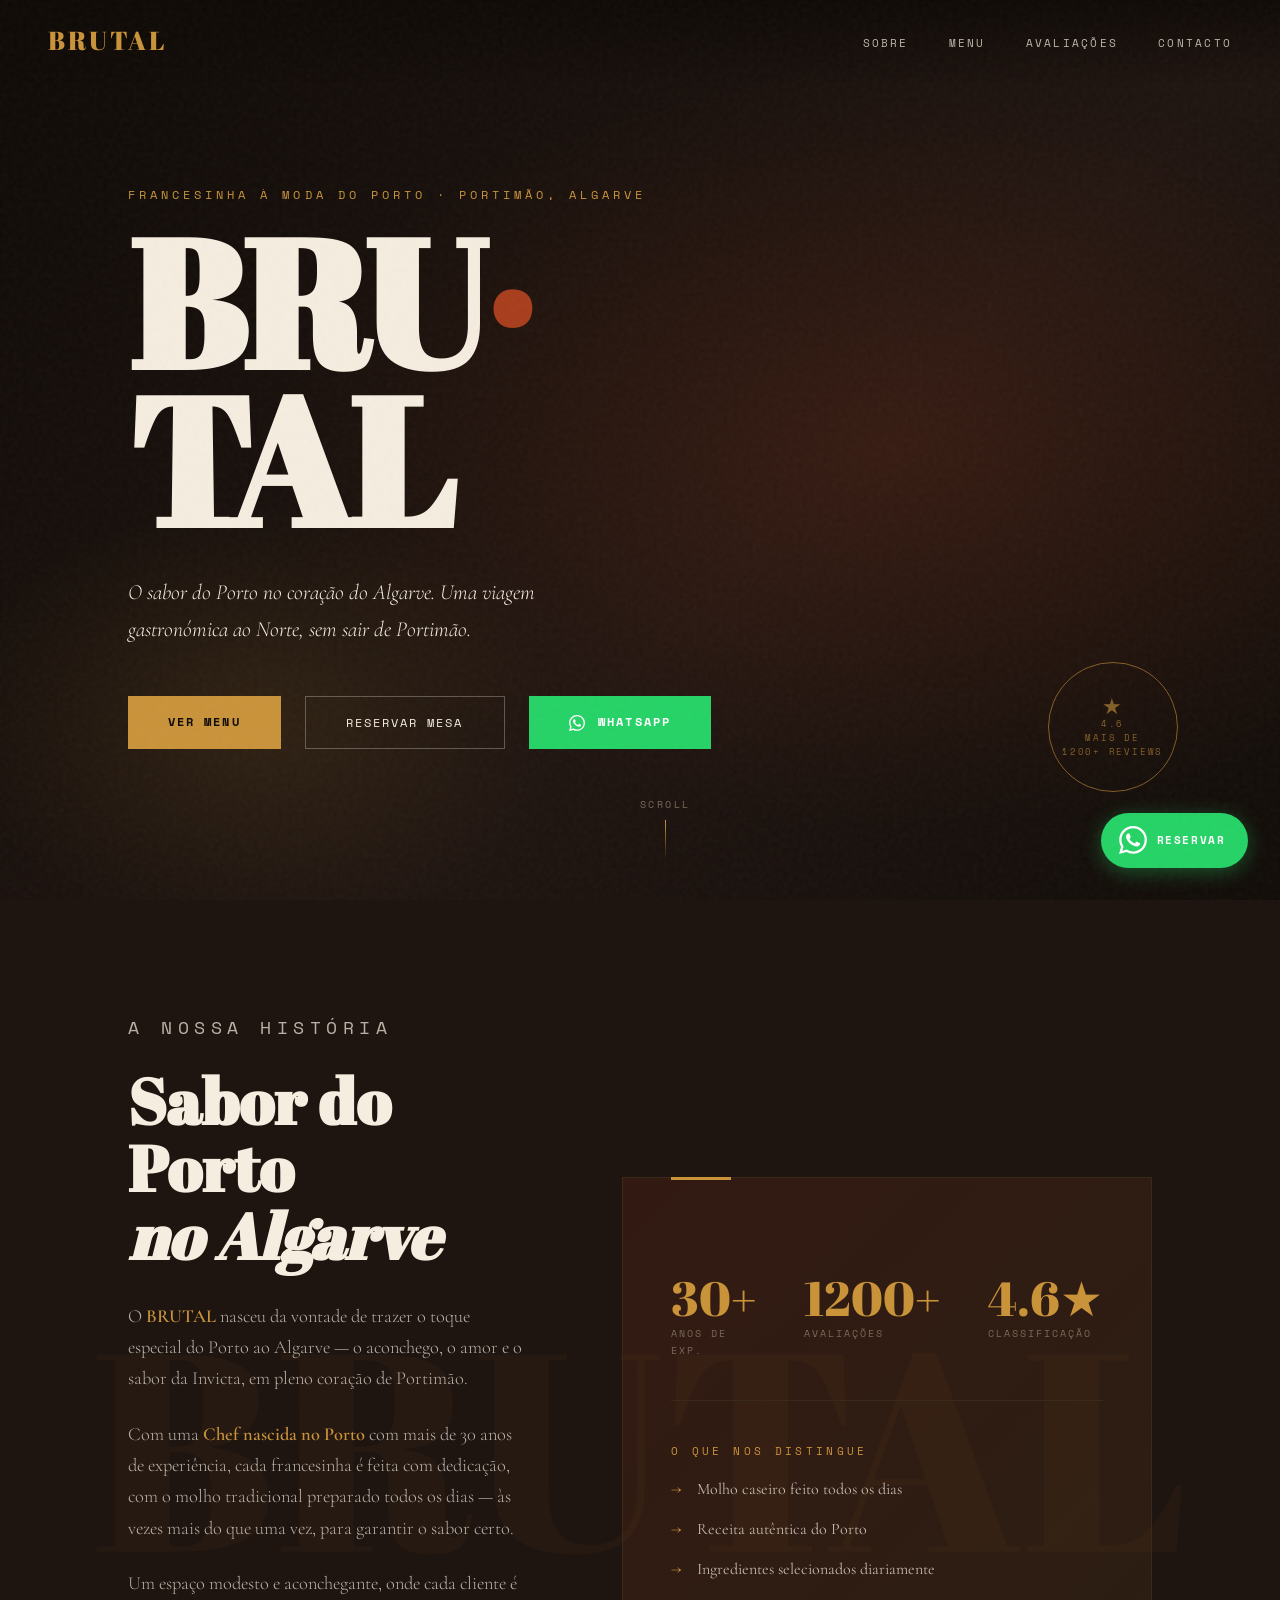
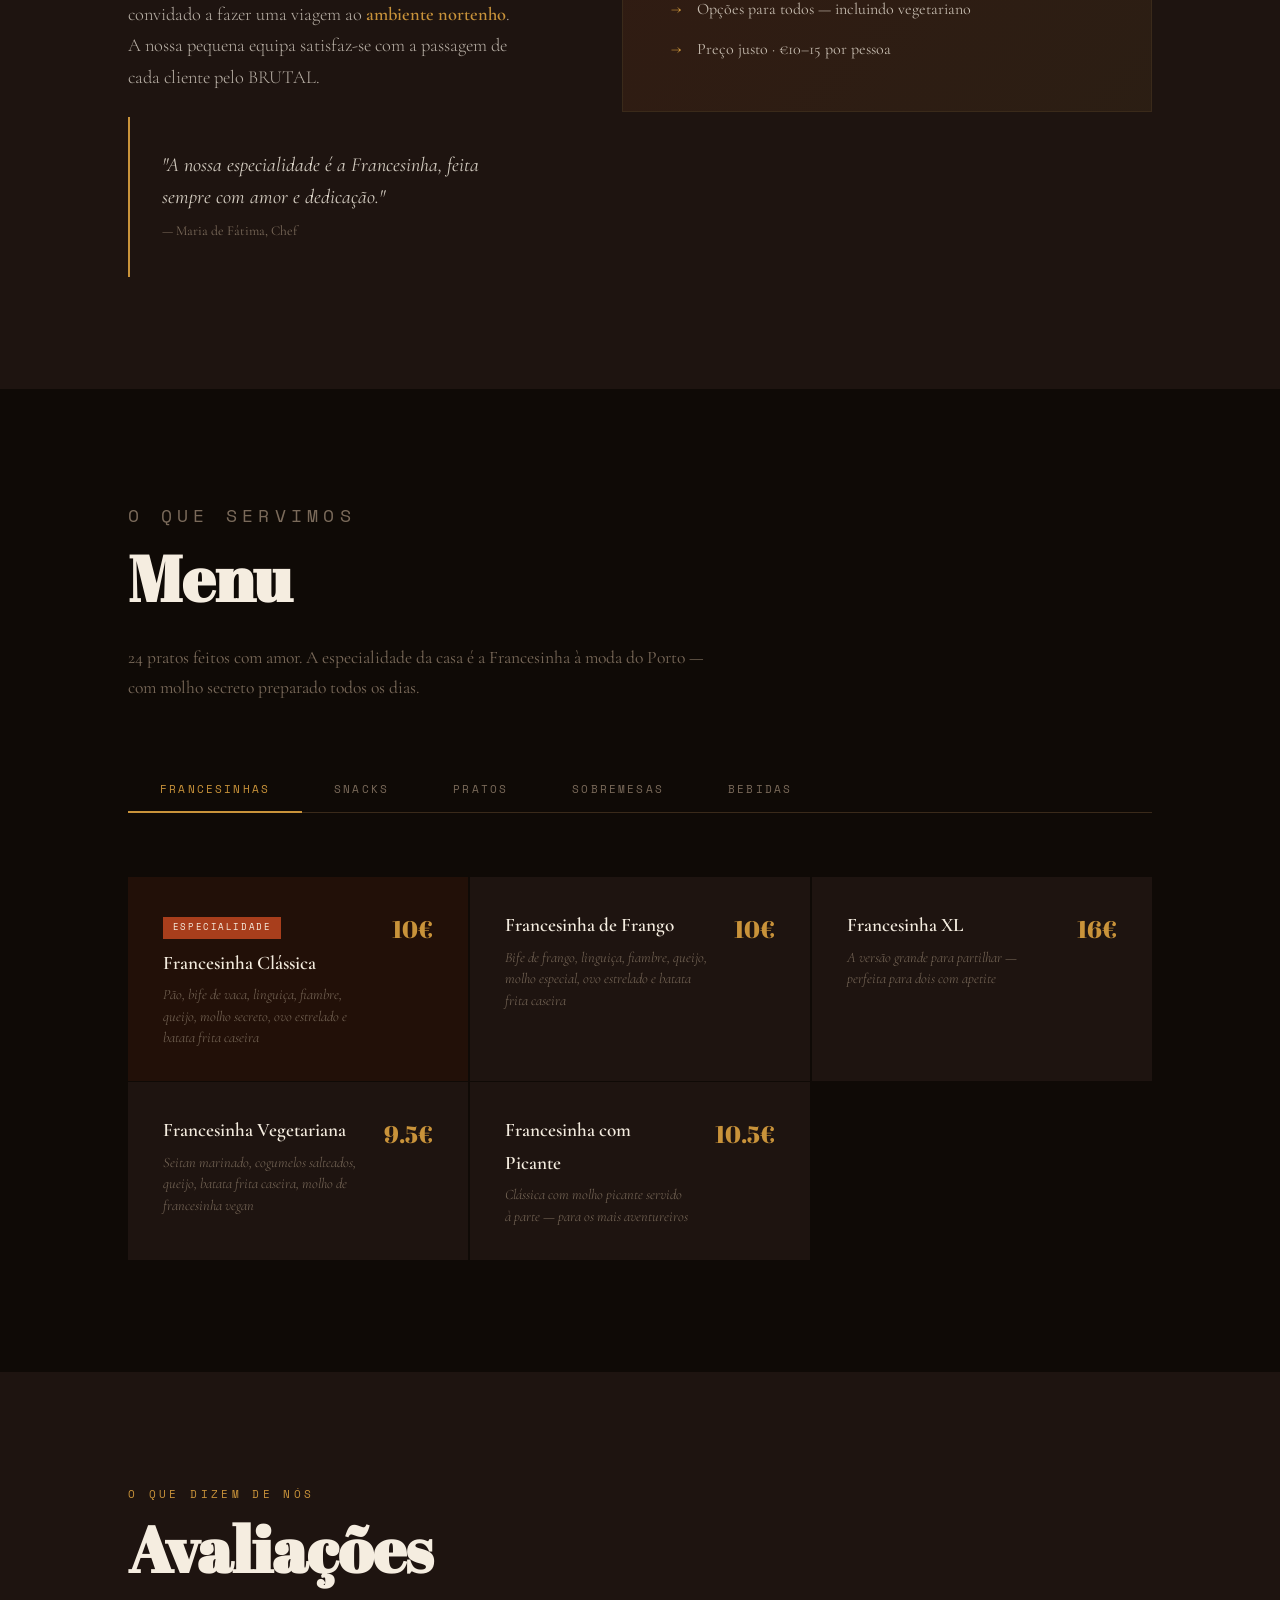
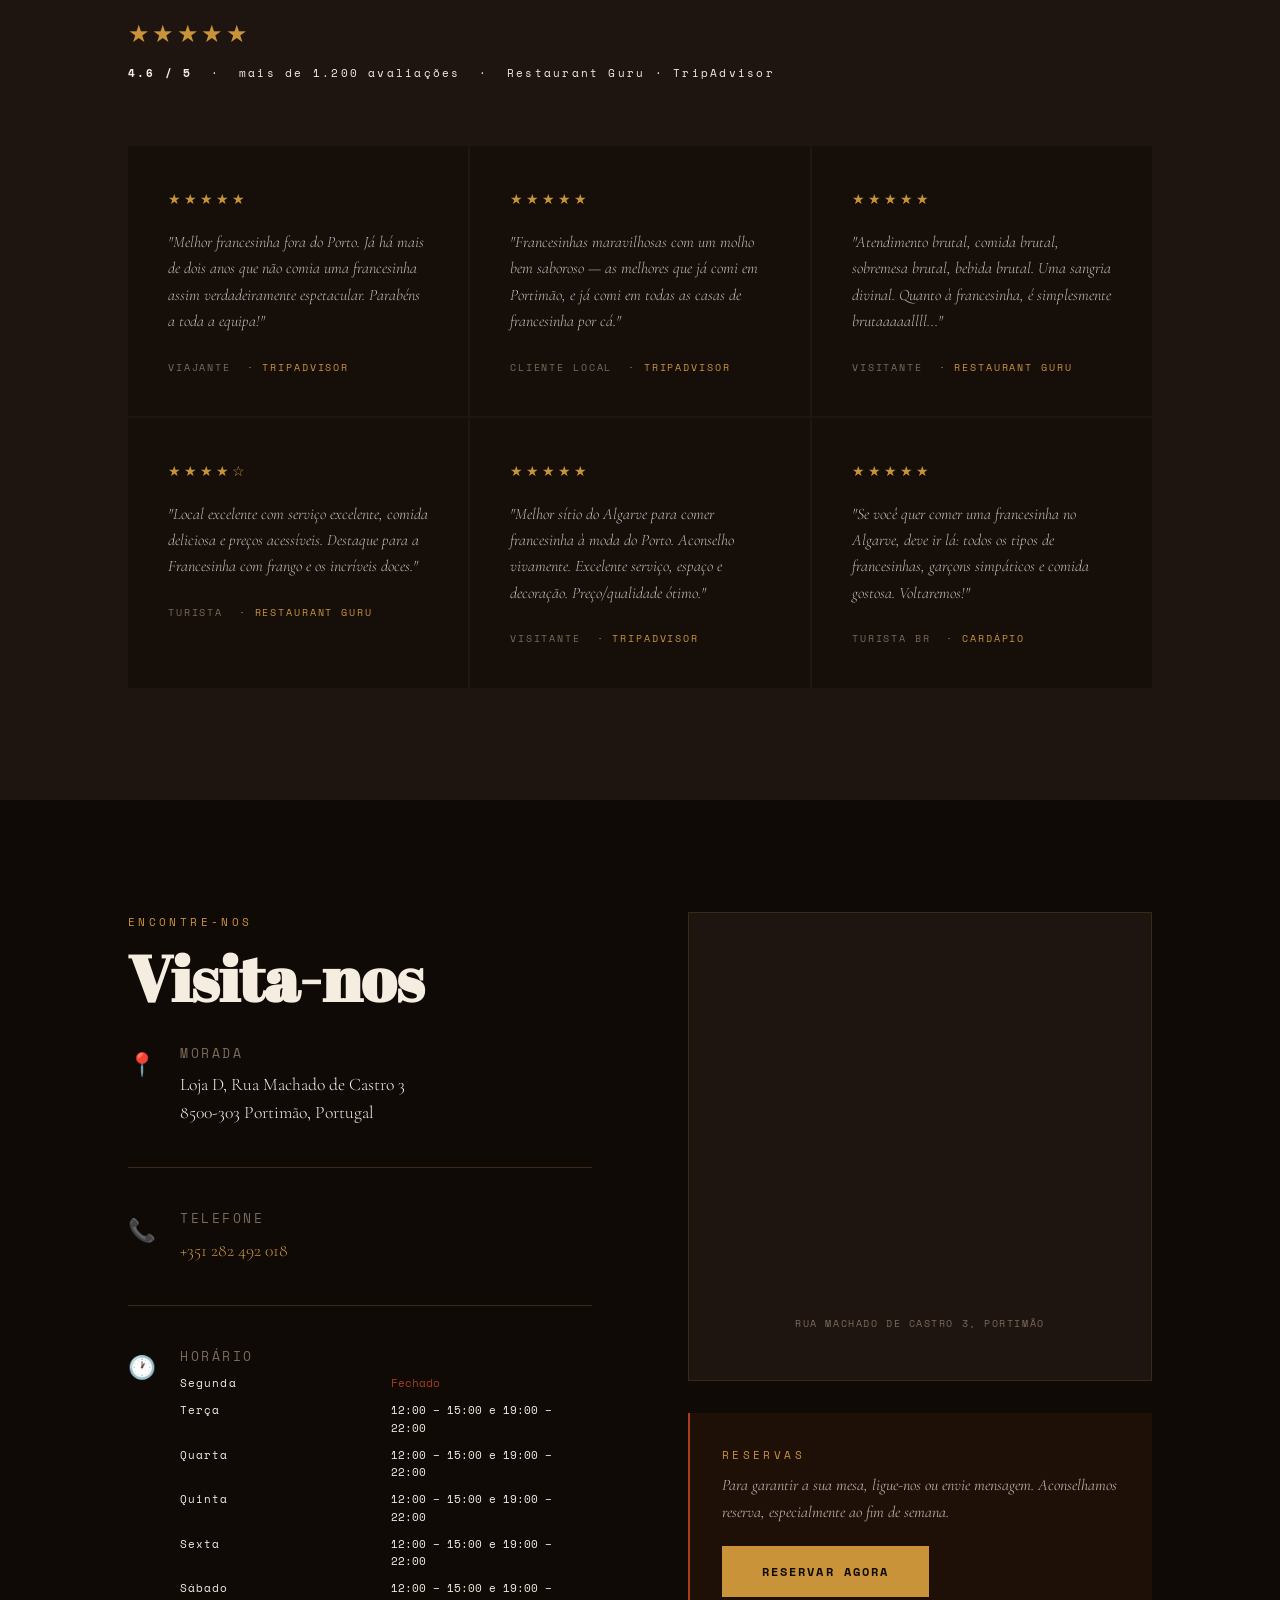
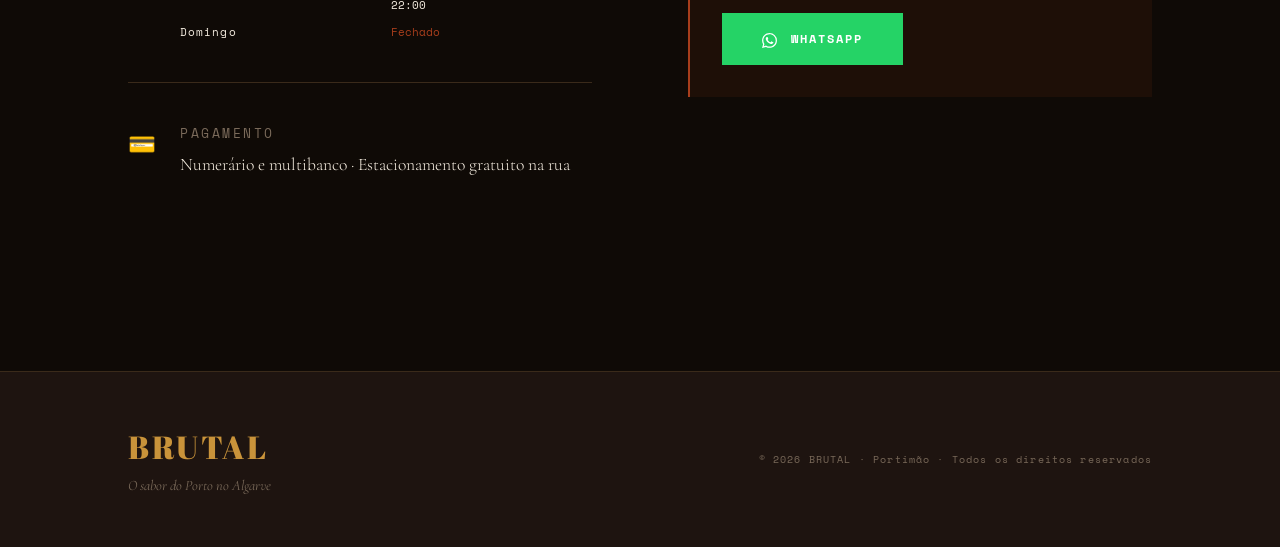
<file: brutal-site/index.html>
<!DOCTYPE html>
<html lang="pt">
<head>
  <meta charset="UTF-8" />
  <meta name="viewport" content="width=device-width, initial-scale=1.0" />
  <title>BRUTAL — Francesinha à Moda do Porto · Portimão</title>
  <link rel="preconnect" href="https://fonts.googleapis.com" />
  <link href="https://fonts.googleapis.com/css2?family=Abril+Fatface&family=Cormorant+Garamond:ital,wght@0,300;0,400;0,600;1,300;1,400&family=Space+Mono:wght@400;700&display=swap" rel="stylesheet" />
  <link rel="stylesheet" href="./css/style.css" />
</head>
<body>

<!-- ═══ NAVIGATION ═══════════════════════════════════ -->
<nav>
  <a href="#hero" class="nav-logo">BRUTAL</a>
  <ul class="nav-links">
    <li><a href="#sobre">Sobre</a></li>
    <li><a href="#menu">Menu</a></li>
    <li><a href="#reviews">Avaliações</a></li>
    <li><a href="#contacto">Contacto</a></li>
  </ul>
  <button class="nav-hamburger" id="hamburger" aria-label="Menu" onclick="toggleDrawer()">
    <span></span><span></span><span></span>
  </button>
</nav>

<!-- Mobile Drawer -->
<div class="mobile-drawer" id="mobileDrawer">
  <a href="#sobre"    onclick="closeDrawer()">Sobre</a>
  <a href="#menu"     onclick="closeDrawer()">Menu</a>
  <a href="#reviews"  onclick="closeDrawer()">Avaliações</a>
  <a href="#contacto" onclick="closeDrawer()">Contacto</a>
  <div class="drawer-contact">
    <div style="margin-bottom:0.5rem">Reservas &amp; Info</div>
    <a href="tel:+351282492018">+351 282 492 018</a>
  </div>
</div>

<!-- ═══ HERO ════════════════════════════════════════ -->
<section id="hero">
  <div class="hero-bg"></div>

  <div class="hero-rule"></div>
  <p class="hero-eyebrow">Francesinha à Moda do Porto · Portimão, Algarve</p>
  <h1 class="hero-title">BRU<span>·</span><br>TAL</h1>
  <p class="hero-subtitle">O sabor do Porto no coração do Algarve. Uma viagem gastronómica ao Norte, sem sair de Portimão.</p>

  <div class="hero-cta">
    <a href="#menu" class="btn btn-primary">Ver Menu</a>
    <a href="#contacto" class="btn btn-outline">Reservar Mesa</a>
    <a href="https://wa.me/351282492018?text=Olá!%20Gostaria%20de%20fazer%20uma%20reserva%20no%20Brutal.%20Podiam%20indicar%20disponibilidade%3F%20Obrigado!" class="btn btn-whatsapp" target="_blank" rel="noopener">
      <svg width="16" height="16" viewBox="0 0 24 24" fill="currentColor" style="vertical-align:middle; margin-right:0.4em;"><path d="M17.472 14.382c-.297-.149-1.758-.867-2.03-.967-.273-.099-.471-.148-.67.15-.197.297-.767.966-.94 1.164-.173.199-.347.223-.644.075-.297-.15-1.255-.463-2.39-1.475-.883-.788-1.48-1.761-1.653-2.059-.173-.297-.018-.458.13-.606.134-.133.298-.347.446-.52.149-.174.198-.298.298-.497.099-.198.05-.371-.025-.52-.075-.149-.669-1.612-.916-2.207-.242-.579-.487-.5-.669-.51-.173-.008-.371-.01-.57-.01-.198 0-.52.074-.792.372-.272.297-1.04 1.016-1.04 2.479 0 1.462 1.065 2.875 1.213 3.074.149.198 2.096 3.2 5.077 4.487.709.306 1.262.489 1.694.625.712.227 1.36.195 1.871.118.571-.085 1.758-.719 2.006-1.413.248-.694.248-1.289.173-1.413-.074-.124-.272-.198-.57-.347m-5.421 7.403h-.004a9.87 9.87 0 01-5.031-1.378l-.361-.214-3.741.982.998-3.648-.235-.374a9.86 9.86 0 01-1.51-5.26c.001-5.45 4.436-9.884 9.888-9.884 2.64 0 5.122 1.03 6.988 2.898a9.825 9.825 0 012.893 6.994c-.003 5.45-4.437 9.884-9.885 9.884m8.413-18.297A11.815 11.815 0 0012.05 0C5.495 0 .16 5.335.157 11.892c0 2.096.547 4.142 1.588 5.945L.057 24l6.305-1.654a11.882 11.882 0 005.683 1.448h.005c6.554 0 11.89-5.335 11.893-11.893a11.821 11.821 0 00-3.48-8.413z"/></svg>
      WhatsApp
    </a>
  </div>

  <div class="hero-badge">
    <div class="hero-badge-inner">
      <div class="badge-star">★</div>
      4.6
      <br>mais de
      <br>1200+ reviews
    </div>
  </div>

  <div class="scroll-indicator">Scroll</div>
</section>

<!-- ═══ SOBRE ════════════════════════════════════════ -->
<section id="sobre">
  <div class="about-grid">
    <div class="about-text reveal">
      <p class="section-label">A nossa história</p>
      <h2 class="section-title">Sabor do Porto<br><em>no Algarve</em></h2>

      <p>O <strong>BRUTAL</strong> nasceu da vontade de trazer o toque especial do Porto ao Algarve — o aconchego, o amor e o sabor da Invicta, em pleno coração de Portimão.</p>

      <p>Com uma <strong>Chef nascida no Porto</strong> com mais de 30 anos de experiência, cada francesinha é feita com dedicação, com o molho tradicional preparado todos os dias — às vezes mais do que uma vez, para garantir o sabor certo.</p>

      <p>Um espaço modesto e aconchegante, onde cada cliente é convidado a fazer uma viagem ao <strong>ambiente nortenho</strong>. A nossa pequena equipa satisfaz-se com a passagem de cada cliente pelo BRUTAL.</p>

      <blockquote class="quote-block">
        "A nossa especialidade é a Francesinha, feita sempre com amor e dedicação."
        <br><small style="font-size:0.85rem; color: var(--muted); font-style:normal;">— Maria de Fátima, Chef</small>
      </blockquote>
    </div>

    <div class="about-visual reveal">
      <div class="about-card">
        <div class="stat-row">
          <div class="stat">
            <div class="stat-num">30+</div>
            <div class="stat-label">Anos de Exp.</div>
          </div>
          <div class="stat">
            <div class="stat-num">1200+</div>
            <div class="stat-label">Avaliações</div>
          </div>
          <div class="stat">
            <div class="stat-num">4.6★</div>
            <div class="stat-label">Classificação</div>
          </div>
        </div>

        <div style="margin-top: 2.5rem; padding-top: 2.5rem; border-top: 1px solid var(--border);">
          <p class="section-label">O que nos distingue</p>
          <ul style="list-style: none; display: flex; flex-direction: column; gap: 0.8rem; margin-top: 1rem;">
            <li style="display: flex; gap: 1rem; color: rgba(245,237,224,0.75); font-size:1rem;">
              <span style="color: var(--gold);">→</span> Molho caseiro feito todos os dias
            </li>
            <li style="display: flex; gap: 1rem; color: rgba(245,237,224,0.75); font-size:1rem;">
              <span style="color: var(--gold);">→</span> Receita autêntica do Porto
            </li>
            <li style="display: flex; gap: 1rem; color: rgba(245,237,224,0.75); font-size:1rem;">
              <span style="color: var(--gold);">→</span> Ingredientes selecionados diariamente
            </li>
            <li style="display: flex; gap: 1rem; color: rgba(245,237,224,0.75); font-size:1rem;">
              <span style="color: var(--gold);">→</span> Opções para todos — incluindo vegetariano
            </li>
            <li style="display: flex; gap: 1rem; color: rgba(245,237,224,0.75); font-size:1rem;">
              <span style="color: var(--gold);">→</span> Preço justo · €10–15 por pessoa
            </li>
          </ul>
        </div>
      </div>
    </div>
  </div>
</section>

<!-- ═══ MENU ══════════════════════════════════════════ -->
<section id="menu">
  <div class="menu-intro reveal">
    <p class="section-label">O que servimos</p>
    <h2 class="section-title">Menu</h2>
    <p>24 pratos feitos com amor. A especialidade da casa é a Francesinha à moda do Porto — com molho secreto preparado todos os dias.</p>
  </div>

  <div class="menu-tabs reveal">
    <button class="tab-btn active" onclick="switchTab('francesinhas')">Francesinhas</button>
    <button class="tab-btn" onclick="switchTab('snacks')">Snacks</button>
    <button class="tab-btn" onclick="switchTab('pratos')">Pratos</button>
    <button class="tab-btn" onclick="switchTab('sobremesas')">Sobremesas</button>
    <button class="tab-btn" onclick="switchTab('bebidas')">Bebidas</button>
  </div>

  <div id="tab-francesinhas" class="tab-panel active reveal">
    <div class="menu-grid">
      <div class="menu-item featured">
        <div class="item-info">
          <div class="item-badge">Especialidade</div>
          <div class="item-name">Francesinha Clássica</div>
          <div class="item-desc">Pão, bife de vaca, linguiça, fiambre, queijo, molho secreto, ovo estrelado e batata frita caseira</div>
        </div>
        <div class="item-price">10€</div>
      </div>
      <div class="menu-item">
        <div class="item-info">
          <div class="item-name">Francesinha de Frango</div>
          <div class="item-desc">Bife de frango, linguiça, fiambre, queijo, molho especial, ovo estrelado e batata frita caseira</div>
        </div>
        <div class="item-price">10€</div>
      </div>
      <div class="menu-item">
        <div class="item-info">
          <div class="item-name">Francesinha XL</div>
          <div class="item-desc">A versão grande para partilhar — perfeita para dois com apetite</div>
        </div>
        <div class="item-price">16€</div>
      </div>
      <div class="menu-item">
        <div class="item-info">
          <div class="item-name">Francesinha Vegetariana</div>
          <div class="item-desc">Seitan marinado, cogumelos salteados, queijo, batata frita caseira, molho de francesinha vegan</div>
        </div>
        <div class="item-price">9.5€</div>
      </div>
      <div class="menu-item">
        <div class="item-info">
          <div class="item-name">Francesinha com Picante</div>
          <div class="item-desc">Clássica com molho picante servido à parte — para os mais aventureiros</div>
        </div>
        <div class="item-price">10.5€</div>
      </div>
    </div>
  </div>

  <div id="tab-snacks" class="tab-panel reveal">
    <div class="menu-grid">
      <div class="menu-item featured">
        <div class="item-info">
          <div class="item-badge">Popular</div>
          <div class="item-name">Hambúrguer à Brutal</div>
          <div class="item-desc">O hambúrguer da casa com todos os extras — pão artesanal, carne, queijo e molho especial</div>
        </div>
        <div class="item-price">8.5€</div>
      </div>
      <div class="menu-item">
        <div class="item-info">
          <div class="item-name">Escondinho</div>
          <div class="item-desc">Snack tradicional nortenho — pão, carne, queijo e molho da casa</div>
        </div>
        <div class="item-price">6€</div>
      </div>
      <div class="menu-item">
        <div class="item-info">
          <div class="item-name">Cachorro</div>
          <div class="item-desc">Pão de cachorro, fiambre, queijo, salsicha fresca, batata frita caseira e molho</div>
        </div>
        <div class="item-price">5.5€</div>
      </div>
      <div class="menu-item">
        <div class="item-info">
          <div class="item-name">Batata Frita Caseira</div>
          <div class="item-desc">Batata cortada à mão, frita na hora — acompanhamento perfeito</div>
        </div>
        <div class="item-price">3€</div>
      </div>
    </div>
  </div>

  <div id="tab-pratos" class="tab-panel reveal">
    <div class="menu-grid">
      <div class="menu-item">
        <div class="item-info">
          <div class="item-name">Bife de Vaca</div>
          <div class="item-desc">Bife de vaca grelhado, batata frita caseira, ovo estrelado, arroz e salada</div>
        </div>
        <div class="item-price">11€</div>
      </div>
      <div class="menu-item">
        <div class="item-info">
          <div class="item-name">Bife de Frango</div>
          <div class="item-desc">Bife de frango grelhado, batata frita caseira, ovo estrelado, arroz e salada</div>
        </div>
        <div class="item-price">9.5€</div>
      </div>
      <div class="menu-item">
        <div class="item-info">
          <div class="item-name">Bife de Porco</div>
          <div class="item-desc">Bife de porco grelhado, batata frita caseira, ovo estrelado, arroz e salada</div>
        </div>
        <div class="item-price">9.5€</div>
      </div>
      <div class="menu-item featured">
        <div class="item-info">
          <div class="item-badge">Dia</div>
          <div class="item-name">Prato do Dia</div>
          <div class="item-desc">Confira com a nossa equipa — feito todos os dias com ingredientes frescos</div>
        </div>
        <div class="item-price">— €</div>
      </div>
    </div>
  </div>

  <div id="tab-sobremesas" class="tab-panel reveal">
    <div class="menu-grid">
      <div class="menu-item featured">
        <div class="item-info">
          <div class="item-badge">Favorita</div>
          <div class="item-name">Mousse de Chocolate</div>
          <div class="item-desc">Feita na casa — cremosa, intensa e irresistível</div>
        </div>
        <div class="item-price">3.5€</div>
      </div>
      <div class="menu-item">
        <div class="item-info">
          <div class="item-name">Banana com Chocolate</div>
          <div class="item-desc">Banana fresca com calda de chocolate quente</div>
        </div>
        <div class="item-price">3€</div>
      </div>
      <div class="menu-item">
        <div class="item-info">
          <div class="item-name">Gelado do Dia</div>
          <div class="item-desc">Pergunta à equipa os sabores disponíveis</div>
        </div>
        <div class="item-price">2.5€</div>
      </div>
    </div>
  </div>

  <div id="tab-bebidas" class="tab-panel reveal">
    <div class="menu-grid">
      <div class="menu-item featured">
        <div class="item-info">
          <div class="item-badge">Recomendada</div>
          <div class="item-name">Sangria da Casa</div>
          <div class="item-desc">Sangria artesanal — divinal, segundo os nossos clientes</div>
        </div>
        <div class="item-price">5€</div>
      </div>
      <div class="menu-item">
        <div class="item-info">
          <div class="item-name">Cerveja Imperial</div>
          <div class="item-desc">Fresca, gelada, perfeita para acompanhar a francesinha</div>
        </div>
        <div class="item-price">2€</div>
      </div>
      <div class="menu-item">
        <div class="item-info">
          <div class="item-name">Vinho da Casa</div>
          <div class="item-desc">Tinto ou branco — pergunta as opções disponíveis</div>
        </div>
        <div class="item-price">3.5€</div>
      </div>
      <div class="menu-item">
        <div class="item-info">
          <div class="item-name">Café / Galão / Meia de Leite</div>
          <div class="item-desc">Para terminar em grande</div>
        </div>
        <div class="item-price">1.2€</div>
      </div>
      <div class="menu-item">
        <div class="item-info">
          <div class="item-name">Refrigerantes</div>
          <div class="item-desc">Cola, água, sumos naturais</div>
        </div>
        <div class="item-price">2€</div>
      </div>
    </div>
  </div>
</section>

<!-- ═══ REVIEWS ══════════════════════════════════════ -->
<section id="reviews">
  <div class="reveal">
    <p class="section-label">O que dizem de nós</p>
    <h2 class="section-title">Avaliações</h2>
    <div class="stars-display">★★★★★</div>
    <p class="rating-meta"><strong>4.6 / 5</strong> &nbsp;·&nbsp; mais de 1.200 avaliações &nbsp;·&nbsp; Restaurant Guru · TripAdvisor</p>
  </div>

  <div class="reviews-grid reveal">
    <div class="review-card">
      <div class="review-stars">★★★★★</div>
      <p class="review-text">"Melhor francesinha fora do Porto. Já há mais de dois anos que não comia uma francesinha assim verdadeiramente espetacular. Parabéns a toda a equipa!"</p>
      <div class="review-author">Viajante &nbsp;<span>· TripAdvisor</span></div>
    </div>
    <div class="review-card">
      <div class="review-stars">★★★★★</div>
      <p class="review-text">"Francesinhas maravilhosas com um molho bem saboroso — as melhores que já comi em Portimão, e já comi em todas as casas de francesinha por cá."</p>
      <div class="review-author">Cliente Local &nbsp;<span>· TripAdvisor</span></div>
    </div>
    <div class="review-card">
      <div class="review-stars">★★★★★</div>
      <p class="review-text">"Atendimento brutal, comida brutal, sobremesa brutal, bebida brutal. Uma sangria divinal. Quanto à francesinha, é simplesmente brutaaaaallll..."</p>
      <div class="review-author">Visitante &nbsp;<span>· Restaurant Guru</span></div>
    </div>
    <div class="review-card">
      <div class="review-stars">★★★★☆</div>
      <p class="review-text">"Local excelente com serviço excelente, comida deliciosa e preços acessíveis. Destaque para a Francesinha com frango e os incríveis doces."</p>
      <div class="review-author">Turista &nbsp;<span>· Restaurant Guru</span></div>
    </div>
    <div class="review-card">
      <div class="review-stars">★★★★★</div>
      <p class="review-text">"Melhor sítio do Algarve para comer francesinha à moda do Porto. Aconselho vivamente. Excelente serviço, espaço e decoração. Preço/qualidade ótimo."</p>
      <div class="review-author">Visitante &nbsp;<span>· TripAdvisor</span></div>
    </div>
    <div class="review-card">
      <div class="review-stars">★★★★★</div>
      <p class="review-text">"Se você quer comer uma francesinha no Algarve, deve ir lá: todos os tipos de francesinhas, garçons simpáticos e comida gostosa. Voltaremos!"</p>
      <div class="review-author">Turista BR &nbsp;<span>· Cardápio</span></div>
    </div>
  </div>
</section>

<!-- ═══ CONTACTO ═════════════════════════════════════ -->
<section id="contacto">
  <div class="contact-grid">
    <div>
      <p class="section-label">Encontre-nos</p>
      <h2 class="section-title reveal">Visita-nos</h2>

      <div class="contact-item reveal">
        <div class="contact-icon">📍</div>
        <div>
          <div class="contact-label">Morada</div>
          <div class="contact-value">Loja D, Rua Machado de Castro 3<br>8500-303 Portimão, Portugal</div>
        </div>
      </div>

      <div class="contact-item reveal">
        <div class="contact-icon">📞</div>
        <div>
          <div class="contact-label">Telefone</div>
          <div class="contact-value"><a href="tel:+351282492018">+351 282 492 018</a></div>
        </div>
      </div>

      <div class="contact-item reveal">
        <div class="contact-icon">🕐</div>
        <div>
          <div class="contact-label">Horário</div>
          <div class="contact-value">
            <div class="hours-grid" style="margin-top: 0.5rem;">
              <span class="hours-day">Segunda</span><span class="hours-time "style="color: var(--rust);">Fechado</span>
              <span class="hours-day">Terça</span><span class="hours-time">12:00 – 15:00 e 19:00 – 22:00</span>
              <span class="hours-day">Quarta</span><span class="hours-time">12:00 – 15:00 e 19:00 – 22:00</span>
              <span class="hours-day">Quinta</span><span class="hours-time">12:00 – 15:00 e 19:00 – 22:00</span>
              <span class="hours-day">Sexta</span><span class="hours-time">12:00 – 15:00 e 19:00 – 22:00</span>
              <span class="hours-day">Sábado</span><span class="hours-time">12:00 – 15:00 e 19:00 – 22:00</span>
              <span class="hours-day">Domingo</span><span class="hours-time" style="color: var(--rust);">Fechado</span>
            </div>
          </div>
        </div>
      </div>

      <div class="contact-item reveal">
        <div class="contact-icon">💳</div>
        <div>
          <div class="contact-label">Pagamento</div>
          <div class="contact-value">Numerário e multibanco · Estacionamento gratuito na rua</div>
        </div>
      </div>
    </div>

    <div class="reveal">
      <div class="map-placeholder">
        <iframe
          src="https://www.google.com/maps/embed?pb=!1m18!1m12!1m3!1d3133.1!2d-8.5552007!3d37.1420173!2m3!1f0!2f0!3f0!3m2!1i1024!2i768!4f13.1!3m3!1m2!1s0xd1ab30f97cc7561%3A0x46b0c89d6e73fa4b!2sBrital%20-%20Portim%C3%A3o!5e0!3m2!1spt!2spt!4v1"
          loading="lazy" referrerpolicy="no-referrer-when-downgrade" title="Mapa BRUTAL Portimão">
        </iframe>
        <p style="margin-top: 1.5rem; font-family: 'Space Mono', monospace; font-size: 0.65rem; letter-spacing: 0.15em; text-transform: uppercase; color: var(--muted);">
          Rua Machado de Castro 3, Portimão
        </p>
      </div>

      <div style="margin-top: 2rem; padding: 2rem; background: rgba(168,62,28,0.1); border-left: 2px solid var(--rust);">
        <p class="section-label" style="margin-bottom: 0.5rem;">Reservas</p>
        <p style="color: rgba(245,237,224,0.7); font-size:1rem; font-style:italic; margin-bottom: 1.2rem;">
          Para garantir a sua mesa, ligue-nos ou envie mensagem. Aconselhamos reserva, especialmente ao fim de semana.
        </p>
        <div style="display:flex; gap:1rem; flex-wrap:wrap;">
          <a href="tel:+351282492018" class="btn btn-primary" style="display: inline-block;">
            Reservar agora
          </a>
          <a href="https://wa.me/351282492018?text=Olá!%20Gostaria%20de%20fazer%20uma%20reserva%20no%20Brutal.%20Podiam%20indicar%20disponibilidade%3F%20Obrigado!" class="btn btn-whatsapp" target="_blank" rel="noopener" style="display:inline-block;">
            <svg width="15" height="15" viewBox="0 0 24 24" fill="currentColor" style="vertical-align:middle; margin-right:0.4em;"><path d="M17.472 14.382c-.297-.149-1.758-.867-2.03-.967-.273-.099-.471-.148-.67.15-.197.297-.767.966-.94 1.164-.173.199-.347.223-.644.075-.297-.15-1.255-.463-2.39-1.475-.883-.788-1.48-1.761-1.653-2.059-.173-.297-.018-.458.13-.606.134-.133.298-.347.446-.52.149-.174.198-.298.298-.497.099-.198.05-.371-.025-.52-.075-.149-.669-1.612-.916-2.207-.242-.579-.487-.5-.669-.51-.173-.008-.371-.01-.57-.01-.198 0-.52.074-.792.372-.272.297-1.04 1.016-1.04 2.479 0 1.462 1.065 2.875 1.213 3.074.149.198 2.096 3.2 5.077 4.487.709.306 1.262.489 1.694.625.712.227 1.36.195 1.871.118.571-.085 1.758-.719 2.006-1.413.248-.694.248-1.289.173-1.413-.074-.124-.272-.198-.57-.347m-5.421 7.403h-.004a9.87 9.87 0 01-5.031-1.378l-.361-.214-3.741.982.998-3.648-.235-.374a9.86 9.86 0 01-1.51-5.26c.001-5.45 4.436-9.884 9.888-9.884 2.64 0 5.122 1.03 6.988 2.898a9.825 9.825 0 012.893 6.994c-.003 5.45-4.437 9.884-9.885 9.884m8.413-18.297A11.815 11.815 0 0012.05 0C5.495 0 .16 5.335.157 11.892c0 2.096.547 4.142 1.588 5.945L.057 24l6.305-1.654a11.882 11.882 0 005.683 1.448h.005c6.554 0 11.89-5.335 11.893-11.893a11.821 11.821 0 00-3.48-8.413z"/></svg>
            WhatsApp
          </a>
        </div>
      </div>
    </div>
  </div>
</section>

<!-- ═══ FLOATING WHATSAPP ════════════════════════════ -->
<a href="https://wa.me/351282492018?text=Olá!%20Gostaria%20de%20fazer%20uma%20reserva%20no%20Brutal.%20Podiam%20indicar%20disponibilidade%3F%20Obrigado!" class="whatsapp-float" target="_blank" rel="noopener" aria-label="Reservar via WhatsApp">
  <svg width="28" height="28" viewBox="0 0 24 24" fill="currentColor"><path d="M17.472 14.382c-.297-.149-1.758-.867-2.03-.967-.273-.099-.471-.148-.67.15-.197.297-.767.966-.94 1.164-.173.199-.347.223-.644.075-.297-.15-1.255-.463-2.39-1.475-.883-.788-1.48-1.761-1.653-2.059-.173-.297-.018-.458.13-.606.134-.133.298-.347.446-.52.149-.174.198-.298.298-.497.099-.198.05-.371-.025-.52-.075-.149-.669-1.612-.916-2.207-.242-.579-.487-.5-.669-.51-.173-.008-.371-.01-.57-.01-.198 0-.52.074-.792.372-.272.297-1.04 1.016-1.04 2.479 0 1.462 1.065 2.875 1.213 3.074.149.198 2.096 3.2 5.077 4.487.709.306 1.262.489 1.694.625.712.227 1.36.195 1.871.118.571-.085 1.758-.719 2.006-1.413.248-.694.248-1.289.173-1.413-.074-.124-.272-.198-.57-.347m-5.421 7.403h-.004a9.87 9.87 0 01-5.031-1.378l-.361-.214-3.741.982.998-3.648-.235-.374a9.86 9.86 0 01-1.51-5.26c.001-5.45 4.436-9.884 9.888-9.884 2.64 0 5.122 1.03 6.988 2.898a9.825 9.825 0 012.893 6.994c-.003 5.45-4.437 9.884-9.885 9.884m8.413-18.297A11.815 11.815 0 0012.05 0C5.495 0 .16 5.335.157 11.892c0 2.096.547 4.142 1.588 5.945L.057 24l6.305-1.654a11.882 11.882 0 005.683 1.448h.005c6.554 0 11.89-5.335 11.893-11.893a11.821 11.821 0 00-3.48-8.413z"/></svg>
  <span class="whatsapp-float-label">Reservar</span>
</a>


<footer>
  <div>
    <div class="footer-logo">BRUTAL</div>
    <div class="footer-tagline">O sabor do Porto no Algarve</div>
  </div>
  <div class="footer-copy">
    © 2026 BRUTAL · Portimão · Todos os direitos reservados
  </div>
</footer>

<script>
  function switchTab(name) {
    document.querySelectorAll('.tab-panel').forEach(p => p.classList.remove('active'));
    document.querySelectorAll('.tab-btn').forEach(b => b.classList.remove('active'));
    document.getElementById('tab-' + name).classList.add('active');
    event.target.classList.add('active');
  }

  function toggleDrawer() {
    const drawer = document.getElementById('mobileDrawer');
    const btn = document.getElementById('hamburger');
    const isOpen = drawer.classList.contains('open');
    if (isOpen) {
      drawer.classList.remove('open');
      btn.classList.remove('open');
      document.body.style.overflow = '';
    } else {
      drawer.classList.add('open');
      btn.classList.add('open');
      document.body.style.overflow = 'hidden';
    }
  }

  function closeDrawer() {
    document.getElementById('mobileDrawer').classList.remove('open');
    document.getElementById('hamburger').classList.remove('open');
    document.body.style.overflow = '';
  }

  const reveals = document.querySelectorAll('.reveal');
  const observer = new IntersectionObserver((entries) => {
    entries.forEach(e => {
      if (e.isIntersecting) {
        e.target.classList.add('visible');
        observer.unobserve(e.target);
      }
    });
  }, { threshold: 0.08 });
  reveals.forEach(el => observer.observe(el));
</script>

</body>
</html>
</file>
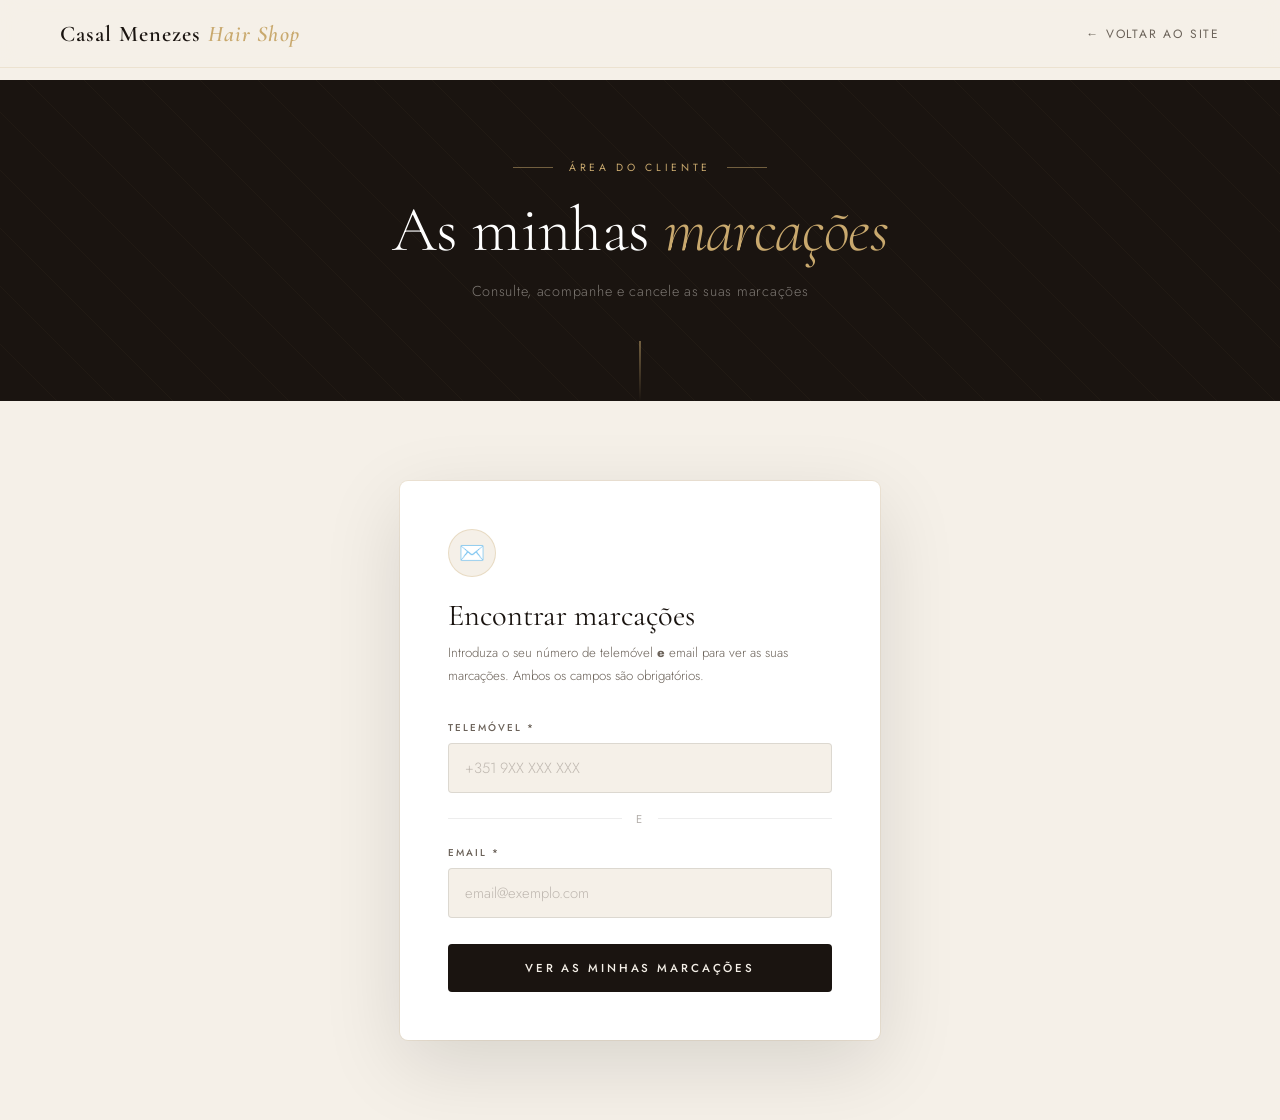
<file: casalmenezes-site/marcacoes.html>
<!DOCTYPE html>
<html lang="pt">
<head>
  <meta charset="UTF-8">
  <meta name="viewport" content="width=device-width, initial-scale=1.0">
  <title>As Minhas Marcações – Casal Menezes Hair Shop</title>
  <meta name="description" content="Consulte, acompanhe ou cancele as suas marcacoes no Casal Menezes Hair Shop em Portimao.">
  <meta name="robots" content="noindex, follow">
  <link rel="canonical" href="https://casalmenezes.vercel.app/marcacoes.html">
  <link rel="stylesheet" href="css/main.css">
  <link rel="stylesheet" href="css/booking.css">
  <link rel="stylesheet" href="css/cliente.css">
</head>
<body>

<!-- ── NAVEGAÇÃO ──────────────────────────────────────────── -->
<nav>
  <a href="index.html" class="nav-logo">Casal Menezes <span>Hair Shop</span></a>
  <a href="index.html" class="nav-back">← Voltar ao site</a>
</nav>

<!-- ── CONTEÚDO PRINCIPAL ─────────────────────────────────── -->
<main>

  <!-- Cabeçalho -->
  <div class="page-header">
    <div class="page-eyebrow">Área do Cliente</div>
    <h1 class="page-title">As minhas <em>marcações</em></h1>
    <p class="page-sub">Consulte, acompanhe e cancele as suas marcações</p>
  </div>

  <!-- Pesquisa -->
  <div class="search-container" id="searchSection">
    <div class="search-card">
      <div class="search-card-icon">✉️</div>
      <h2>Encontrar marcações</h2>
      <p>Introduza o seu número de telemóvel <strong>e</strong> email para ver as suas marcações. Ambos os campos são obrigatórios.</p>
      <div class="form-group">
        <label>Telemóvel *</label>
        <input type="tel" id="searchPhone" placeholder="+351 9XX XXX XXX" required autocomplete="tel">
      </div>
      <div class="and-divider">e</div>
      <div class="form-group">
        <label>Email *</label>
        <input type="email" id="searchEmail" placeholder="email@exemplo.com" required autocomplete="email">
      </div>
      <button class="btn-search" id="searchBtn" onclick="searchBookings()">
        Ver as Minhas Marcações
      </button>
    </div>
  </div>

  <!-- Resultados -->
  <div class="results-container" id="resultsSection">
    <div class="results-header">
      <div>
        <h3 id="resultsTitle">As suas marcações</h3>
        <div class="results-count" id="resultsCount"></div>
      </div>
      <button class="btn-new-search" onclick="resetSearch()">← Nova pesquisa</button>
    </div>
    <div id="bookingsList"></div>
    <div class="empty-state" id="emptyState">
      <div class="empty-icon">📭</div>
      <h3>Sem marcações encontradas</h3>
      <p>
        Não encontrámos marcações associadas a este contacto.<br>
        <a href="index.html#marcacao" style="color:var(--gold)">Faça a sua primeira marcação aqui.</a>
      </p>
    </div>
  </div>

</main>

<!-- ── MODAL DE REAGENDAMENTO ──────────────────────────────── -->
<div class="modal-overlay" id="rescheduleModal">
  <div class="modal modal-lg">
    <div class="modal-icon">📅</div>
    <h3>Reagendar marcação</h3>
    <p>Escolha a nova data e hora para a sua marcação.</p>
    <div class="form-group">
      <label>Nova data *</label>
      <input type="date" id="rescheduleDate" oninput="onRescheduleDateChange()">
    </div>
    <div class="form-group">
      <label>Profissional</label>
      <select id="rescheduleStylist" onchange="onRescheduleDateChange()">
        <option value="">Sem preferência</option>
        <option value="ana">Ana Menezes</option>
        <option value="anderson">Anderson Menezes</option>
      </select>
    </div>
    <div class="form-group">
      <label>Horário * <span id="rescheduleSlotsLabel" style="font-size:0.7rem;color:var(--warm-gray);text-transform:none;letter-spacing:0;margin-left:6px;font-style:italic;"></span></label>
      <div class="timeslots reschedule-slots" id="rescheduleSlots">
        <div style="grid-column:1/-1;text-align:center;padding:20px;color:var(--warm-gray);font-size:0.85rem;">
          Escolha primeiro uma data acima
        </div>
      </div>
      <input type="hidden" id="rescheduleTime">
    </div>
    <div class="modal-actions">
      <button class="btn-modal-keep" onclick="closeRescheduleModal()">Cancelar</button>
      <button class="btn-modal-confirm" id="rescheduleConfirmBtn" onclick="confirmReschedule()" disabled>Confirmar</button>
    </div>
  </div>
</div>

<!-- ── MODAL DE CANCELAMENTO ───────────────────────────────── -->
<div class="modal-overlay" id="cancelModal">
  <div class="modal">
    <div class="modal-icon">⚠️</div>
    <h3>Cancelar marcação</h3>
    <p>Tem a certeza que deseja cancelar esta marcação? Esta ação não pode ser desfeita.</p>
    <div class="modal-actions">
      <button class="btn-modal-keep"   onclick="closeModal()">Manter</button>
      <button class="btn-modal-cancel" onclick="confirmCancel()">Sim, cancelar</button>
    </div>
  </div>
</div>

<!-- ── TOAST ───────────────────────────────────────────────── -->
<div class="toast" id="toast">
  <div class="toast-title" id="toastTitle"></div>
  <div class="toast-msg"   id="toastMsg"></div>
</div>
  <script src="js/supabase.js"></script>
  <script src="js/cliente.js"></script>
</body>
</html>
</file>
<file: brutal-site/css/style.css>
*, *::before, *::after { box-sizing: border-box; margin: 0; padding: 0; }

:root {
  --ink:     #0f0a06;
  --cream:   #f5ede0;
  --gold:    #c9933a;
  --rust:    #a83e1c;
  --smoke:   #1e1410;
  --muted:   #7a6a5a;
  --border:  #3a2a1a;
}

html { scroll-behavior: smooth; }

body {
  background: var(--ink);
  color: var(--cream);
  font-family: 'Cormorant Garamond', Georgia, serif;
  font-size: 18px;
  line-height: 1.7;
  overflow-x: hidden;
  cursor: default;
}

/* ─── NOISE OVERLAY ─────────────────────────── */
body::before {
  content: '';
  position: fixed; inset: 0;
  background-image: url("data:image/svg+xml,%3Csvg viewBox='0 0 200 200' xmlns='http://www.w3.org/2000/svg'%3E%3Cfilter id='n'%3E%3CfeTurbulence type='fractalNoise' baseFrequency='0.9' numOctaves='4' stitchTiles='stitch'/%3E%3C/filter%3E%3Crect width='100%25' height='100%25' filter='url(%23n)' opacity='1'/%3E%3C/svg%3E");
  opacity: 0.04;
  pointer-events: none;
  z-index: 9999;
}

/* ─── NAV ────────────────────────────────────── */
nav {
  position: fixed; top: 0; left: 0; right: 0; z-index: 100;
  display: flex; justify-content: space-between; align-items: center;
  padding: 1.2rem 3rem;
  background: linear-gradient(to bottom, rgba(15,10,6,0.97) 0%, transparent 100%);
}

.nav-logo {
  font-family: 'Abril Fatface', cursive;
  font-size: 1.6rem;
  letter-spacing: 0.12em;
  color: var(--gold);
  text-decoration: none;
}

.nav-links { display: flex; gap: 2.5rem; list-style: none; }
.nav-links a {
  font-family: 'Space Mono', monospace;
  font-size: 0.7rem;
  letter-spacing: 0.2em;
  text-transform: uppercase;
  color: var(--cream);
  text-decoration: none;
  opacity: 0.75;
  transition: opacity 0.2s, color 0.2s;
}
.nav-links a:hover { opacity: 1; color: var(--gold); }

/* ─── HERO ───────────────────────────────────── */
#hero {
  position: relative;
  min-height: 100vh;
  display: flex; flex-direction: column; justify-content: center; align-items: flex-start;
  padding: 0 10vw;
  overflow: hidden;
}

.hero-bg {
  position: absolute; inset: 0;
  background:
    radial-gradient(ellipse 70% 60% at 70% 50%, rgba(168,62,28,0.18) 0%, transparent 70%),
    radial-gradient(ellipse 40% 40% at 20% 80%, rgba(201,147,58,0.12) 0%, transparent 60%),
    linear-gradient(135deg, #0f0a06 0%, #1e1410 60%, #110c08 100%);
}

.hero-rule {
  width: 60px; height: 2px;
  background: var(--gold);
  margin-bottom: 2rem;
  animation: slideIn 1s ease forwards;
}

.hero-eyebrow {
  font-family: 'Space Mono', monospace;
  font-size: 0.72rem;
  letter-spacing: 0.35em;
  text-transform: uppercase;
  color: var(--gold);
  margin-bottom: 1.2rem;
  opacity: 0; animation: fadeUp 0.8s 0.2s ease forwards;
}

.hero-title {
  font-family: 'Abril Fatface', cursive;
  font-size: clamp(5rem, 14vw, 13rem);
  line-height: 0.88;
  letter-spacing: -0.02em;
  color: var(--cream);
  margin-bottom: 0.2em;
  opacity: 0; animation: fadeUp 0.8s 0.4s ease forwards;
}
.hero-title span { color: var(--rust); }

.hero-subtitle {
  font-size: 1.35rem;
  font-style: italic;
  font-weight: 300;
  color: var(--white);
  max-width: 480px;
  margin-bottom: 3rem;
  opacity: 0; animation: fadeUp 0.8s 0.6s ease forwards;
}

.hero-cta {
  display: inline-flex; gap: 1.5rem; flex-wrap: wrap;
  opacity: 0; animation: fadeUp 0.8s 0.8s ease forwards;
}

.btn {
  font-family: 'Space Mono', monospace;
  font-size: 0.72rem;
  letter-spacing: 0.18em;
  text-transform: uppercase;
  padding: 1rem 2.5rem;
  text-decoration: none;
  transition: all 0.25s ease;
  cursor: pointer; border: none;
}
.btn-primary {
  background: var(--gold);
  color: var(--ink);
  font-weight: 700;
}
.btn-primary:hover { background: var(--rust); color: var(--cream); transform: translateY(-2px); }
.btn-outline {
  border: 1px solid rgba(245,237,224,0.3);
  color: var(--cream);
  background: transparent;
}
.btn-outline:hover { border-color: var(--gold); color: var(--gold); }

.hero-badge {
  position: absolute; right: 8vw; bottom: 12vh;
  width: 130px; height: 130px;
  border-radius: 50%;
  border: 1px solid var(--gold);
  display: flex; flex-direction: column; align-items: center; justify-content: center;
  text-align: center;
  animation: spin 20s linear infinite;
  opacity: 0.6;
}
.hero-badge-inner {
  font-family: 'Space Mono', monospace;
  font-size: 0.55rem;
  letter-spacing: 0.2em;
  text-transform: uppercase;
  line-height: 1.6;
  color: var(--gold);
}
.badge-star { font-size: 1.4rem; color: var(--gold); line-height: 1; }

.scroll-indicator {
  position: absolute; bottom: 2.5rem; left: 50%; transform: translateX(-50%);
  display: flex; flex-direction: column; align-items: center; gap: 0.5rem;
  font-family: 'Space Mono', monospace; font-size: 0.6rem;
  letter-spacing: 0.25em; text-transform: uppercase;
  color: var(--muted); opacity: 0;
  animation: fadeUp 1s 1.5s ease forwards;
}
.scroll-indicator::after {
  content: ''; display: block;
  width: 1px; height: 40px;
  background: linear-gradient(to bottom, var(--gold), transparent);
  animation: pulse 2s infinite;
}

/* ─── SECTION SHARED ─────────────────────────── */
section { padding: 7rem 10vw; }

.section-label {
  font-family: 'Space Mono', monospace;
  font-size: 0.7rem; letter-spacing: 0.3em; text-transform: uppercase;
  color: var(--gold); margin-bottom: 0.8rem;
}

.section-title {
  font-family: 'Abril Fatface', cursive;
  font-size: clamp(2.5rem, 5vw, 4.5rem);
  line-height: 1.05;
  color: var(--cream);
  margin-bottom: 2rem;
}

/* ─── ABOUT ──────────────────────────────────── */
#sobre {
  background: var(--smoke);
  position: relative; overflow: hidden;
}

#sobre::before {
  content: 'BRUTAL';
  font-family: 'Abril Fatface', cursive;
  font-size: 22vw;
  color: rgba(201,147,58,0.04);
  position: absolute; top: 50%; left: 50%;
  transform: translate(-50%, -50%);
  pointer-events: none; white-space: nowrap;
}

.about-grid {
  display: grid; grid-template-columns: 1fr 1fr;
  gap: 6rem; align-items: center; position: relative;
}

.about-text p {
  color: rgba(245,237,224,0.72);
  font-size: 1.15rem; font-weight: 300;
  margin-bottom: 1.5rem;
}
.about-text p strong { color: var(--gold); font-weight: 600; }

.about-visual { position: relative; }
.about-card {
  background: linear-gradient(135deg, rgba(168,62,28,0.15), rgba(201,147,58,0.08));
  border: 1px solid var(--border);
  padding: 3rem;
  position: relative;
}
.about-card::before {
  content: '';
  position: absolute; top: -1px; left: 3rem;
  width: 60px; height: 3px;
  background: var(--gold);
}

.stat-row { display: flex; gap: 3rem; margin-top: 3rem; }
.stat-num {
  font-family: 'Abril Fatface', cursive;
  font-size: 3rem;
  color: var(--gold); line-height: 1;
}
.stat-label {
  font-family: 'Space Mono', monospace;
  font-size: 0.62rem; letter-spacing: 0.2em; text-transform: uppercase;
  color: var(--muted); margin-top: 0.3rem;
}

.quote-block {
  padding: 2rem 0;
  border-left: 2px solid var(--gold);
  padding-left: 2rem;
  font-size: 1.25rem; font-style: italic;
  color: rgba(245,237,224,0.85);
  line-height: 1.6;
}

/* ─── MENU ───────────────────────────────────── */
#menu { background: var(--ink); }

.menu-intro {
  max-width: 600px;
  margin-bottom: 4rem;
}
.menu-intro p { color: var(--muted); font-size: 1.1rem; }

.menu-tabs {
  display: flex; gap: 0; margin-bottom: 4rem;
  border-bottom: 1px solid var(--border);
}
.tab-btn {
  font-family: 'Space Mono', monospace;
  font-size: 0.68rem; letter-spacing: 0.2em; text-transform: uppercase;
  padding: 0.9rem 2rem;
  background: none; border: none; cursor: pointer;
  color: var(--muted);
  transition: all 0.2s;
  border-bottom: 2px solid transparent;
  margin-bottom: -1px;
}
.tab-btn.active, .tab-btn:hover {
  color: var(--gold);
  border-bottom-color: var(--gold);
}

.tab-panel { display: none; }
.tab-panel.active { display: block; }

.menu-grid {
  display: grid;
  grid-template-columns: repeat(auto-fill, minmax(340px, 1fr));
  gap: 1.5px;
}

.menu-item {
  background: var(--smoke);
  padding: 2rem 2.2rem;
  display: flex; justify-content: space-between; align-items: flex-start;
  gap: 1.5rem;
  transition: background 0.2s;
  position: relative;
  overflow: hidden;
}
.menu-item::after {
  content: '';
  position: absolute; bottom: 0; left: 0;
  height: 1px; width: 0;
  background: var(--gold);
  transition: width 0.4s ease;
}
.menu-item:hover { background: rgba(201,147,58,0.06); }
.menu-item:hover::after { width: 100%; }

.menu-item.featured { background: rgba(168,62,28,0.12); }
.menu-item.featured .item-badge { display: inline-block; }

.item-badge {
  display: none;
  font-family: 'Space Mono', monospace;
  font-size: 0.55rem; letter-spacing: 0.18em; text-transform: uppercase;
  background: var(--rust);
  color: var(--cream);
  padding: 0.2rem 0.6rem;
  margin-bottom: 0.5rem;
}

.item-info { flex: 1; }
.item-name {
  font-family: 'Cormorant Garamond', serif;
  font-size: 1.2rem; font-weight: 600;
  color: var(--cream); margin-bottom: 0.3rem;
}
.item-desc {
  font-size: 0.9rem; font-weight: 300; font-style: italic;
  color: var(--muted); line-height: 1.5;
}
.item-price {
  font-family: 'Abril Fatface', cursive;
  font-size: 1.5rem;
  color: var(--gold);
  white-space: nowrap;
  flex-shrink: 0;
}

/* ─── REVIEWS ────────────────────────────────── */
#reviews {
  background: var(--smoke);
  position: relative;
}

.stars-display {
  font-size: 1.5rem;
  letter-spacing: 0.1em;
  color: var(--gold);
  margin-bottom: 0.5rem;
}
.rating-meta {
  font-family: 'Space Mono', monospace;
  font-size: 0.7rem; letter-spacing: 0.2em;
  color: var(--white); margin-bottom: 4rem;
}
.rating-meta strong { color: var(--cream); }

.reviews-grid {
  display: grid; grid-template-columns: repeat(3, 1fr);
  gap: 2px;
}

.review-card {
  background: rgba(15,10,6,0.6);
  padding: 2.5rem;
  border-top: 2px solid transparent;
  transition: border-color 0.3s, transform 0.3s;
}
.review-card:hover {
  border-top-color: var(--gold);
  transform: translateY(-4px);
}
.review-stars { font-size: 0.9rem; color: var(--gold); margin-bottom: 1rem; letter-spacing: 0.2em; }
.review-text {
  font-size: 1rem; font-style: italic; font-weight: 300;
  color: rgba(245,237,224,0.78); line-height: 1.65;
  margin-bottom: 1.5rem;
}
.review-author {
  font-family: 'Space Mono', monospace;
  font-size: 0.65rem; letter-spacing: 0.18em; text-transform: uppercase;
  color: var(--muted);
}
.review-author span { color: var(--gold); }

/* ─── CONTACT ────────────────────────────────── */
#contacto { background: var(--ink); }

.contact-grid {
  display: grid; grid-template-columns: 1fr 1fr;
  gap: 6rem; align-items: start;
}

.contact-item {
  display: flex; gap: 1.5rem;
  margin-bottom: 2.5rem;
  padding-bottom: 2.5rem;
  border-bottom: 1px solid var(--border);
}
.contact-item:last-child { border-bottom: none; }

.contact-icon {
  font-size: 1.4rem;
  color: var(--gold);
  flex-shrink: 0;
  margin-top: 0.2rem;
}

.contact-label {
  font-family: 'Space Mono', monospace;
  font-size: 0.8rem; letter-spacing: 0.2em; text-transform: uppercase;
  color: var(--muted); margin-bottom: 0.4rem;
}

.contact-value {
  font-size: 1.1rem; font-weight: 300;
  color: var(--cream);
  line-height: 1.6;
}
.contact-value a { color: var(--gold); text-decoration: none; }
.contact-value a:hover { text-decoration: underline; }

.hours-grid {
  display: grid; grid-template-columns: 1fr 1fr;
  gap: 0.6rem;
}
.hours-day {
  font-family: 'Space Mono', monospace;
  font-size: 0.68rem; letter-spacing: 0.1em;
  color: var(--white);
}
.hours-time {
  font-family: 'Space Mono', monospace;
  font-size: 0.68rem;
  color: var(--cream);
}

.map-placeholder {
  background: var(--smoke);
  border: 1px solid var(--border);
  padding: 3rem;
  text-align: center;
}
.map-placeholder iframe {
  width: 100%; height: 320px; border: none;
  filter: grayscale(100%) invert(0.85) sepia(0.2) saturate(0.5);
}

/* ─── FOOTER ─────────────────────────────────── */
footer {
  background: var(--smoke);
  padding: 3rem 10vw;
  display: flex; justify-content: space-between; align-items: center;
  border-top: 1px solid var(--border);
}

.footer-logo {
  font-family: 'Abril Fatface', cursive;
  font-size: 2rem; color: var(--gold); letter-spacing: 0.08em;
}

.footer-tagline {
  font-size: 0.9rem; font-style: italic;
  color: var(--muted);
}

.footer-copy {
  font-family: 'Space Mono', monospace;
  font-size: 0.6rem; letter-spacing: 0.12em;
  color: var(--muted);
}

/* ─── ANIMATIONS ─────────────────────────────── */
@keyframes fadeUp {
  from { opacity: 0; transform: translateY(30px); }
  to { opacity: 1; transform: translateY(0); }
}
@keyframes slideIn {
  from { width: 0; }
  to { width: 60px; }
}
@keyframes spin {
  from { transform: rotate(0deg); }
  to { transform: rotate(360deg); }
}
@keyframes pulse {
  0%, 100% { opacity: 1; }
  50% { opacity: 0.3; }
}

.reveal {
  opacity: 0; transform: translateY(40px);
  transition: opacity 0.7s ease, transform 0.7s ease;
}
.reveal.visible {
  opacity: 1; transform: translateY(0);
}

/* ─── DIVIDER ─────────────────────────────────── */
.ornament {
  text-align: center;
  padding: 3rem 0 1rem;
  color: var(--gold); opacity: 0.4;
  font-size: 1.2rem;
  letter-spacing: 0.8em;
}

/* ─── HAMBURGER BUTTON ───────────────────────── */
.nav-hamburger {
  display: none;
  flex-direction: column; justify-content: center; gap: 5px;
  width: 36px; height: 36px;
  cursor: pointer; background: none; border: none; padding: 4px;
  z-index: 200;
}
.nav-hamburger span {
  display: block; width: 100%; height: 2px;
  background: var(--cream);
  transition: all 0.3s ease;
  transform-origin: center;
}
.nav-hamburger.open span:nth-child(1) { transform: translateY(7px) rotate(45deg); }
.nav-hamburger.open span:nth-child(2) { opacity: 0; transform: scaleX(0); }
.nav-hamburger.open span:nth-child(3) { transform: translateY(-7px) rotate(-45deg); }

/* ─── MOBILE DRAWER ──────────────────────────── */
.mobile-drawer {
  display: none;
  position: fixed; inset: 0; z-index: 150;
  background: rgba(10,6,3,0.97);
  flex-direction: column; align-items: center; justify-content: center;
  gap: 2.5rem;
  opacity: 0; transition: opacity 0.3s ease;
  pointer-events: none;
}
.mobile-drawer.open {
  display: flex; opacity: 1; pointer-events: all;
}
.mobile-drawer a {
  font-family: 'Abril Fatface', cursive;
  font-size: 2.5rem;
  color: var(--cream);
  text-decoration: none;
  letter-spacing: 0.05em;
  transition: color 0.2s;
}
.mobile-drawer a:hover { color: var(--gold); }
.mobile-drawer .drawer-contact {
  margin-top: 1rem;
  font-family: 'Space Mono', monospace;
  font-size: 0.7rem; letter-spacing: 0.2em;
  color: var(--muted); text-align: center;
}
.mobile-drawer .drawer-contact a {
  font-family: 'Space Mono', monospace;
  font-size: 0.75rem; color: var(--gold);
}

/* ─── RESPONSIVE TABLET ──────────────────────── */
@media (max-width: 960px) {
  nav { padding: 1rem 1.8rem; }
  section { padding: 5rem 6vw; }

  .about-grid { grid-template-columns: 1fr; gap: 3rem; }
  .contact-grid { grid-template-columns: 1fr; gap: 3rem; }

  .reviews-grid { grid-template-columns: repeat(2, 1fr); }
  .hero-badge { display: none; }
  .stat-row { gap: 2rem; }

  .menu-grid { grid-template-columns: 1fr; }
}

/* ─── RESPONSIVE MOBILE ──────────────────────── */
@media (max-width: 640px) {
  nav { padding: 1rem 1.2rem; }
  .nav-links { display: none; }
  .nav-hamburger { display: flex; }
  .nav-logo { font-size: 1.3rem; }

  #hero { padding: 0 6vw; padding-top: 80px; min-height: 100svh; }
  .hero-eyebrow { font-size: 0.6rem; letter-spacing: 0.2em; }
  .hero-subtitle { font-size: 1.1rem; margin-bottom: 2rem; }
  .hero-cta { flex-direction: column; width: 100%; }
  .btn { width: 100%; text-align: center; padding: 1rem 1.5rem; }
  .scroll-indicator { display: none; }

  section { padding: 4rem 5vw; }
  .section-title { font-size: clamp(2rem, 8vw, 3rem); }

  .stat-row { gap: 1.2rem; flex-wrap: wrap; }
  .stat-num { font-size: 2rem; }
  .about-card { padding: 2rem 1.5rem; }
  .quote-block { font-size: 1.05rem; padding-left: 1.2rem; }

  .menu-tabs {
    overflow-x: auto; -webkit-overflow-scrolling: touch;
    scrollbar-width: none; gap: 0;
    margin-left: -5vw; margin-right: -5vw;
    padding: 0 5vw;
  }
  .menu-tabs::-webkit-scrollbar { display: none; }
  .tab-btn { white-space: nowrap; padding: 0.9rem 1.2rem; flex-shrink: 0; }

  .menu-grid { gap: 1px; }
  .menu-item { padding: 1.5rem; flex-direction: column; gap: 0.5rem; }
  .item-price {
    font-size: 1.2rem;
    align-self: flex-end;
    margin-top: -0.3rem;
  }
  .item-name { font-size: 1.1rem; }

  .reviews-grid { grid-template-columns: 1fr; gap: 2px; }
  .review-card { padding: 2rem 1.5rem; }

  .contact-item { gap: 1rem; }
  .map-placeholder iframe { height: 240px; }
  .hours-grid { grid-template-columns: 1fr 1fr; gap: 0.5rem; }

  footer {
    flex-direction: column; gap: 1rem; text-align: center;
    padding: 2.5rem 5vw;
  }
}

/* ─── WHATSAPP BUTTON ────────────────────────── */
.btn-whatsapp {
  background: #25d366;
  color: #fff;
  font-weight: 700;
}
.btn-whatsapp:hover {
  background: #1ebe5d;
  transform: translateY(-2px);
}

.whatsapp-float {
  position: fixed;
  bottom: 2rem;
  right: 2rem;
  z-index: 200;
  display: flex;
  align-items: center;
  gap: 0.6rem;
  background: #25d366;
  color: #fff;
  padding: 0.85rem 1.4rem 0.85rem 1.1rem;
  border-radius: 50px;
  text-decoration: none;
  font-family: 'Space Mono', monospace;
  font-size: 0.68rem;
  letter-spacing: 0.15em;
  text-transform: uppercase;
  font-weight: 700;
  box-shadow: 0 4px 20px rgba(37,211,102,0.35);
  transition: background 0.2s, transform 0.2s, box-shadow 0.2s;
}
.whatsapp-float:hover {
  background: #1ebe5d;
  transform: translateY(-3px);
  box-shadow: 0 8px 28px rgba(37,211,102,0.45);
}
.whatsapp-float-label {
  line-height: 1;
}

@media (max-width: 640px) {
  .whatsapp-float {
    bottom: 1.2rem;
    right: 1.2rem;
    padding: 0.9rem;
    border-radius: 50%;
  }
  .whatsapp-float-label { display: none; }
}


@media (max-width: 380px) {
  .hero-eyebrow { display: none; }
  .stat-row { flex-direction: column; gap: 1rem; }
  .about-card { padding: 1.5rem 1.2rem; }
}
</file>
<file: casalmenezes-site/css/main.css>
/* ============================================================
   CASAL MENEZES HAIR SHOP — main.css
   Estilos partilhados por todas as páginas
   ============================================================ */

@import url('https://fonts.googleapis.com/css2?family=Cormorant+Garamond:ital,wght@0,300;0,400;0,600;1,300;1,400&family=Jost:wght@300;400;500&display=swap');

/* ── VARIÁVEIS ───────────────────────────────────────────── */
:root {
  --cream:      #f5f0e8;
  --dark:       #1a1410;
  --gold:       #c9a96e;
  --gold-light: #e2c99a;
  --terracotta: #b85c38;
  --warm-gray:  #6b6259;
  --card-bg:    #faf7f2;
  --green:      #4a9e6b;
  --orange:     #c97c3a;
  --red:        #c94a4a;
}

/* ── RESET ───────────────────────────────────────────────── */
*, *::before, *::after { margin: 0; padding: 0; box-sizing: border-box; }
html { scroll-behavior: smooth; }
body {
  font-family: 'Jost', sans-serif;
  background: var(--cream);
  color: var(--dark);
  overflow-x: clip;
}

/* ── NAVEGAÇÃO ───────────────────────────────────────────── */
nav {
  position: fixed; top: 0; width: 100%; z-index: 100;
  padding: 20px 60px;
  display: flex; justify-content: space-between; align-items: center;
  background: rgba(245,240,232,0.92);
  backdrop-filter: blur(12px);
  border-bottom: 1px solid rgba(201,169,110,0.2);
  transition: all 0.3s;
}
.nav-logo {
  font-family: 'Cormorant Garamond', serif;
  font-size: 1.4rem; font-weight: 600;
  letter-spacing: 0.05em; color: var(--dark); text-decoration: none;
}
.nav-logo span { color: var(--gold); font-style: italic; }

.nav-links { display: flex; gap: 36px; list-style: none; }
.nav-links a {
  text-decoration: none; color: var(--warm-gray);
  font-size: 0.8rem; letter-spacing: 0.12em; text-transform: uppercase;
  font-weight: 400; transition: color 0.3s; position: relative;
}
.nav-links a::after {
  content: ''; position: absolute; bottom: -4px; left: 0;
  width: 0; height: 1px; background: var(--gold); transition: width 0.3s;
}
.nav-links a:hover { color: var(--dark); }
.nav-links a:hover::after { width: 100%; }
.nav-book {
  background: var(--dark) !important; color: var(--cream) !important;
  padding: 10px 24px; border-radius: 2px;
  font-size: 0.75rem !important; letter-spacing: 0.15em !important;
}
.nav-book::after { display: none !important; }
.nav-book:hover { background: var(--gold) !important; color: var(--dark) !important; }

.nav-back {
  font-size: 0.75rem; letter-spacing: 0.15em; text-transform: uppercase;
  color: var(--warm-gray); text-decoration: none;
  display: flex; align-items: center; gap: 8px; transition: color 0.3s;
}
.nav-back:hover { color: var(--dark); }


/* ── MENU HAMBURGER ──────────────────────────────────────── */
.nav-hamburger {
  display: none; background: none; border: none; cursor: pointer;
  font-size: 1.4rem; color: var(--dark); padding: 4px; line-height: 1;
}

/* ── BOTÕES ──────────────────────────────────────────────── */
.btn-primary {
  background: var(--dark); color: var(--cream);
  padding: 16px 40px; border: none; cursor: pointer;
  font-family: 'Jost', sans-serif;
  font-size: 0.75rem; letter-spacing: 0.2em; text-transform: uppercase;
  border-radius: 2px; transition: all 0.3s; text-decoration: none; display: inline-block;
}
.btn-primary:hover { background: var(--gold); color: var(--dark); }

.btn-outline {
  background: transparent; color: var(--dark);
  padding: 16px 40px; border: 1px solid var(--dark); cursor: pointer;
  font-family: 'Jost', sans-serif;
  font-size: 0.75rem; letter-spacing: 0.2em; text-transform: uppercase;
  border-radius: 2px; transition: all 0.3s; text-decoration: none; display: inline-block;
}
.btn-outline:hover { background: var(--dark); color: var(--cream); }

/* ── SECÇÕES ─────────────────────────────────────────────── */
section { padding: 100px 80px; }
.section-label {
  font-size: 0.7rem; letter-spacing: 0.3em; text-transform: uppercase;
  color: var(--gold); margin-bottom: 16px;
  display: flex; align-items: center; gap: 12px;
}
.section-label::before { content: ''; width: 30px; height: 1px; background: var(--gold); }
.section-title {
  font-family: 'Cormorant Garamond', serif;
  font-size: clamp(2.5rem, 4vw, 3.5rem);
  font-weight: 300; line-height: 1.1; margin-bottom: 20px;
}

/* ── TOAST ───────────────────────────────────────────────── */
.toast {
  position: fixed; top: 100px; right: 30px; z-index: 999;
  background: var(--dark); border: 1px solid var(--gold);
  border-radius: 4px; padding: 16px 24px; min-width: 300px;
  transform: translateX(400px); opacity: 0;
  transition: all 0.4s cubic-bezier(0.34, 1.56, 0.64, 1);
}
.toast.show { transform: translateX(0); opacity: 1; }
.toast-title { font-family: 'Cormorant Garamond', serif; font-size: 1.1rem; color: var(--gold); margin-bottom: 4px; }
.toast-msg   { font-size: 0.8rem; color: rgba(245,240,232,0.6); }

/* ── BADGES DE ESTADO ────────────────────────────────────── */
.badge {
  display: inline-flex; align-items: center; gap: 6px;
  padding: 5px 12px; border-radius: 20px;
  font-size: 0.68rem; font-weight: 500; letter-spacing: 0.05em; white-space: nowrap;
}
.badge::before { content: ''; width: 5px; height: 5px; border-radius: 50%; }
.badge-pending   { background: rgba(201,124,58,0.12); color: #8a4e1a; }
.badge-pending::before   { background: var(--orange); }
.badge-confirmed { background: rgba(74,158,107,0.12); color: #1e5c3a; }
.badge-confirmed::before { background: var(--green); }
.badge-cancelled { background: rgba(201,74,74,0.1);  color: #7a1a1a; }
.badge-cancelled::before { background: var(--red); }

/* ── SPINNER ─────────────────────────────────────────────── */
.spinner {
  width: 16px; height: 16px;
  border: 2px solid rgba(201,169,110,0.2); border-top-color: var(--gold);
  border-radius: 50%; animation: spin 0.8s linear infinite; flex-shrink: 0;
}
@keyframes spin { to { transform: rotate(360deg); } }

/* ── ANIMAÇÕES DE SCROLL ─────────────────────────────────── */
.fade-up {
  opacity: 0; transform: translateY(30px);
  transition: opacity 0.7s ease, transform 0.7s ease;
}
.fade-up.visible { opacity: 1; transform: translateY(0); }

/* ── RESPONSIVO ──────────────────────────────────────────── */
@media (max-width: 900px) {
  nav { padding: 16px 24px; }
  .nav-hamburger { display: block; }
  .nav-links {
    display: none; position: absolute; top: 100%; left: 0; right: 0;
    flex-direction: column; gap: 0;
    background: rgba(245,240,232,0.98); backdrop-filter: blur(12px);
    border-bottom: 1px solid rgba(201,169,110,0.2);
    padding: 0;
  }
  .nav-links.open { display: flex; }
  .nav-links li { border-bottom: 1px solid rgba(201,169,110,0.1); }
  .nav-links a { padding: 16px 24px; display: block; }
  .nav-links a::after { display: none; }
  .nav-book { margin: 0 !important; border-radius: 0 !important; padding: 16px 24px !important; }
  section { padding: 60px 24px; }
  .toast { right: 16px; left: 16px; min-width: unset; }
}

@media (max-width: 480px) {
  nav { padding: 14px 18px; }
  .nav-logo { font-size: 1.15rem; }
  .btn-primary, .btn-outline { padding: 14px 24px; width: 100%; text-align: center; box-sizing: border-box; }
  section { padding: 48px 18px; }
  .section-title { font-size: 2rem; }
}
</file>
<file: casalmenezes-site/css/booking.css>
/* ============================================================
   CASAL MENEZES HAIR SHOP — booking.css
   Estilos da secção de marcação e slots de horário
   ============================================================ */

/* ── SECÇÃO BOOKING ──────────────────────────────────────── */
.booking-section {
  background: var(--dark); color: var(--cream); padding: 100px 80px;
}
.booking-section .section-title { color: var(--cream); }
.booking-section .section-label { color: var(--gold); }

.booking-layout {
  display: grid; grid-template-columns: 1fr 1.5fr;
  gap: 80px; margin-top: 60px; align-items: start;
}

/* ── INFO LATERAL ────────────────────────────────────────── */
.booking-info h3 {
  font-family: 'Cormorant Garamond', serif;
  font-size: 1.5rem; font-weight: 300; margin-bottom: 16px; color: var(--gold-light);
}
.booking-info p {
  font-size: 0.88rem; line-height: 1.8;
  color: rgba(245,240,232,0.6); margin-bottom: 32px; font-weight: 300;
}
.info-item { display: flex; gap: 16px; align-items: flex-start; margin-bottom: 20px; }
.info-icon {
  width: 36px; height: 36px;
  border: 1px solid rgba(201,169,110,0.3); border-radius: 50%;
  display: flex; align-items: center; justify-content: center;
  font-size: 0.9rem; flex-shrink: 0; color: var(--gold);
}
.info-text { font-size: 0.85rem; color: rgba(245,240,232,0.7); line-height: 1.6; }
.info-text strong { color: var(--cream); font-weight: 400; display: block; }

/* ── FORMULÁRIO ──────────────────────────────────────────── */
.booking-form {
  background: rgba(255,255,255,0.04);
  border: 1px solid rgba(201,169,110,0.15);
  border-radius: 4px; padding: 50px;
}
.form-row { display: grid; grid-template-columns: 1fr 1fr; gap: 20px; }
.form-group { margin-bottom: 24px; }
.form-group label {
  display: block; font-size: 0.65rem;
  letter-spacing: 0.2em; text-transform: uppercase;
  color: rgba(245,240,232,0.5); margin-bottom: 10px;
}
.form-group input,
.form-group select,
.form-group textarea {
  width: 100%; background: rgba(255,255,255,0.05);
  border: 1px solid rgba(201,169,110,0.2); border-radius: 2px;
  padding: 14px 18px; color: var(--cream);
  font-family: 'Jost', sans-serif; font-size: 0.9rem; font-weight: 300;
  outline: none; transition: border-color 0.3s, background 0.3s;
  -webkit-appearance: none;
}
.form-group select option { background: #1a1410; }
.form-group input:focus,
.form-group select:focus,
.form-group textarea:focus {
  border-color: var(--gold); background: rgba(201,169,110,0.05);
}
.form-group input::placeholder,
.form-group textarea::placeholder { color: rgba(245,240,232,0.25); }
.form-group textarea { resize: vertical; min-height: 100px; }

/* ── SLOTS DE HORÁRIO ────────────────────────────────────── */
.timeslots {
  display: grid; grid-template-columns: repeat(4, 1fr);
  gap: 8px; margin-top: 8px;
}
.slot {
  padding: 10px 6px; text-align: center;
  border: 1px solid rgba(201,169,110,0.2); border-radius: 3px;
  cursor: pointer; font-size: 0.78rem; line-height: 1.3;
  color: rgba(245,240,232,0.6); transition: all 0.2s; user-select: none;
}
.slot:hover:not(.occupied):not(.unavailable) { border-color: var(--gold); color: var(--cream); }
.slot.selected { background: var(--gold); border-color: var(--gold); color: var(--dark); font-weight: 500; }

/* Slot ocupado */
.slot.occupied {
  cursor: not-allowed;
  background: rgba(255,255,255,0.03);
  border-color: rgba(255,255,255,0.07);
}
.slot.occupied .slot-time   { font-size: 0.72rem; color: rgba(245,240,232,0.25); text-decoration: line-through; }
.slot.occupied .slot-label  { display: block; font-size: 0.58rem; letter-spacing: 0.08em; text-transform: uppercase; color: rgba(201,74,74,0.6); margin-top: 2px; }

/* Slot livre */
.slot.available .slot-time  { color: rgba(245,240,232,0.7); }
.slot.available .slot-label { display: block; font-size: 0.58rem; letter-spacing: 0.06em; text-transform: uppercase; color: rgba(74,158,107,0.7); margin-top: 2px; }

/* Slot selecionado */
.slot.selected .slot-time   { color: var(--dark); font-weight: 600; }
.slot.selected .slot-label  { color: rgba(26,20,16,0.6); }

.slot.unavailable { opacity: 0.2; cursor: not-allowed; }

/* Legenda e placeholder */
.slots-hint {
  font-size: 0.72rem; color: rgba(245,240,232,0.3);
  margin-top: 10px; letter-spacing: 0.05em;
  display: none;
}
.slots-hint.show { display: block; }

/* ── BOTÃO SUBMETER ──────────────────────────────────────── */
.btn-submit {
  width: 100%; background: var(--gold); color: var(--dark);
  border: none; cursor: pointer; font-family: 'Jost', sans-serif;
  font-size: 0.75rem; letter-spacing: 0.25em; text-transform: uppercase;
  padding: 18px; border-radius: 2px; transition: all 0.3s;
  margin-top: 8px; font-weight: 500;
}
.btn-submit:hover    { background: var(--gold-light); }
.btn-submit:disabled { opacity: 0.5; cursor: not-allowed; }

/* ── MENSAGEM DE SUCESSO ─────────────────────────────────── */
.success-msg { display: none; text-align: center; padding: 40px 20px; }
.success-msg.show { display: block; }
.success-icon { font-size: 3rem; margin-bottom: 16px; }
.success-msg h3 {
  font-family: 'Cormorant Garamond', serif;
  font-size: 2rem; font-weight: 300; color: var(--gold); margin-bottom: 12px;
}
.success-msg p { color: rgba(245,240,232,0.6); font-size: 0.9rem; line-height: 1.7; }

/* ── RESPONSIVO ──────────────────────────────────────────── */
@media (max-width: 900px) {
  .booking-section  { padding: 60px 24px; }
  .booking-layout   { grid-template-columns: 1fr; gap: 32px; }
  .booking-form     { padding: 32px 24px; }
  .form-row         { grid-template-columns: 1fr; }
  .timeslots        { grid-template-columns: repeat(4, 1fr); }
}

@media (max-width: 480px) {
  .booking-section  { padding: 48px 18px; }
  .booking-form     { padding: 24px 18px; border-radius: 6px; }
  .timeslots        { grid-template-columns: repeat(3, 1fr); gap: 6px; }
  .timeslot         { padding: 10px 6px; font-size: 0.75rem; }
  .btn-submit       { font-size: 0.7rem; padding: 16px; }
  .form-row         { gap: 0; }
}
</file>
<file: casalmenezes-site/css/cliente.css>
/* ============================================================
   CASAL MENEZES HAIR SHOP — cliente.css
   ============================================================ */

main { padding-top: 80px; min-height: 100vh; }

/* ── CABEÇALHO ───────────────────────────────────────────── */
.page-header {
  width: 100%;
  background: var(--dark);
  background-image:
    repeating-linear-gradient(45deg, transparent, transparent 40px,
    rgba(201,169,110,0.04) 40px, rgba(201,169,110,0.04) 41px);
  padding: 80px 80px 100px;
  text-align: center;
  position: relative;
  overflow: hidden;
}

.page-header::after {
  content: '';
  position: absolute;
  bottom: 0; left: 50%;
  transform: translateX(-50%);
  width: 1px; height: 60px;
  background: linear-gradient(to bottom, var(--gold), transparent);
}

.page-eyebrow {
  font-size: 0.65rem; letter-spacing: 0.35em; text-transform: uppercase;
  color: var(--gold); margin-bottom: 20px;
  display: flex; align-items: center; justify-content: center; gap: 16px;
}
.page-eyebrow::before,
.page-eyebrow::after { content: ''; width: 40px; height: 1px; background: rgba(201,169,110,0.5); }

.page-title {
  font-family: 'Cormorant Garamond', serif;
  font-size: clamp(2.8rem, 5vw, 4rem);
  font-weight: 300; color: #fff;
  line-height: 1.1; letter-spacing: -0.01em;
}
.page-title em { font-style: italic; color: var(--gold); }

.page-sub {
  color: rgba(245,240,232,0.45);
  font-size: 0.9rem; margin-top: 16px;
  font-weight: 300; letter-spacing: 0.05em;
}

/* ── CAIXA DE PESQUISA ───────────────────────────────────── */
.search-container {
  width: 100%; max-width: 520px;
  margin: 80px auto 80px;
  padding: 0 20px;
  position: relative; z-index: 10;
  box-sizing: border-box;
}

.search-card {
  background: #fff;
  border-radius: 8px;
  padding: 48px;
  box-shadow: 0 24px 80px rgba(0,0,0,0.12), 0 0 0 1px rgba(201,169,110,0.15);
  box-sizing: border-box; width: 100%;
}

.search-card-icon {
  width: 48px; height: 48px;
  background: var(--cream);
  border: 1px solid rgba(201,169,110,0.3);
  border-radius: 50%;
  display: flex; align-items: center; justify-content: center;
  font-size: 1.3rem; margin-bottom: 20px;
}

.search-card h2 {
  font-family: 'Cormorant Garamond', serif;
  font-size: 1.9rem; font-weight: 400;
  color: var(--dark); margin-bottom: 8px;
}
.search-card p {
  font-size: 0.83rem; color: var(--warm-gray);
  margin-bottom: 32px; line-height: 1.7; font-weight: 300;
}

.form-group { margin-bottom: 18px; }
.form-group label {
  display: block; font-size: 0.62rem;
  letter-spacing: 0.2em; text-transform: uppercase;
  color: var(--warm-gray); margin-bottom: 8px; font-weight: 500;
}
.form-group input {
  width: 100%;
  border: 1.5px solid rgba(0,0,0,0.1);
  border-radius: 4px;
  padding: 13px 16px;
  font-family: 'Jost', sans-serif; font-size: 0.92rem; font-weight: 300;
  outline: none;
  transition: border-color 0.25s, box-shadow 0.25s;
  background: var(--cream); color: var(--dark);
}
.form-group input:focus {
  border-color: var(--gold);
  box-shadow: 0 0 0 3px rgba(201,169,110,0.12);
  background: #fff;
}
.form-group input::placeholder { color: rgba(107,98,89,0.4); }

.and-divider {
  display: flex; align-items: center; gap: 14px;
  margin: 6px 0 18px;
  color: rgba(107,98,89,0.5); font-size: 0.7rem;
  letter-spacing: 0.15em; text-transform: uppercase;
}
.and-divider::before, .and-divider::after {
  content: ''; flex: 1; height: 1px; background: rgba(0,0,0,0.07);
}

.btn-search {
  width: 100%; background: var(--dark); color: var(--cream);
  border: none; cursor: pointer;
  font-family: 'Jost', sans-serif; font-size: 0.72rem;
  letter-spacing: 0.25em; text-transform: uppercase;
  padding: 16px; border-radius: 4px;
  transition: all 0.3s; font-weight: 500;
  margin-top: 8px;
}
.btn-search:hover    { background: var(--gold); color: var(--dark); }
.btn-search:disabled { opacity: 0.45; cursor: not-allowed; }

/* ── RESULTADOS ──────────────────────────────────────────── */
.results-container {
  width: 100%; max-width: 800px;
  margin: 0 auto; padding: 0 24px 80px;
  display: none;
}
.results-container.show { display: block; }

.results-header {
  display: flex; justify-content: space-between; align-items: center;
  margin: 48px 0 24px; flex-wrap: wrap; gap: 12px;
}
.results-header h3 {
  font-family: 'Cormorant Garamond', serif;
  font-size: 1.6rem; font-weight: 400; color: var(--dark);
}
.results-count {
  font-size: 0.75rem; color: var(--warm-gray);
  letter-spacing: 0.08em; margin-top: 4px;
}

.btn-new-search {
  font-size: 0.7rem; letter-spacing: 0.15em; text-transform: uppercase;
  color: var(--warm-gray); cursor: pointer; background: none;
  border: 1px solid rgba(0,0,0,0.12); padding: 9px 18px;
  border-radius: 4px; font-family: 'Jost', sans-serif; transition: all 0.25s;
}
.btn-new-search:hover { border-color: var(--dark); color: var(--dark); }

/* ── CARD DE MARCAÇÃO ────────────────────────────────────── */
.booking-card {
  background: #fff;
  border: 1px solid rgba(0,0,0,0.07);
  border-radius: 8px; padding: 28px 32px;
  margin-bottom: 14px;
  display: grid; grid-template-columns: auto 1fr auto;
  gap: 24px; align-items: center;
  box-shadow: 0 2px 16px rgba(0,0,0,0.04);
  transition: box-shadow 0.25s, transform 0.25s;
}
.booking-card:hover {
  box-shadow: 0 8px 32px rgba(0,0,0,0.09);
  transform: translateY(-1px);
}

.booking-date-block {
  text-align: center;
  background: var(--cream);
  border: 1px solid rgba(201,169,110,0.25);
  border-radius: 6px; padding: 14px 18px; min-width: 68px;
}
.booking-day {
  font-family: 'Cormorant Garamond', serif;
  font-size: 2.2rem; font-weight: 300; color: var(--gold); line-height: 1;
}
.booking-month {
  font-size: 0.6rem; letter-spacing: 0.15em; text-transform: uppercase;
  color: var(--warm-gray); margin-top: 5px;
}

.booking-info h4 {
  font-family: 'Cormorant Garamond', serif;
  font-size: 1.25rem; font-weight: 400; color: var(--dark); margin-bottom: 8px;
}
.booking-meta { display: flex; gap: 14px; flex-wrap: wrap; }
.booking-meta span {
  font-size: 0.78rem; color: var(--warm-gray);
  display: flex; align-items: center; gap: 5px;
}

.booking-actions { display: flex; flex-direction: column; gap: 10px; align-items: flex-end; }

.btn-reschedule {
  font-size: 0.66rem; letter-spacing: 0.1em; text-transform: uppercase;
  color: var(--gold); cursor: pointer; background: none;
  border: 1px solid rgba(201,169,110,0.35); padding: 7px 14px;
  border-radius: 4px; font-family: 'Jost', sans-serif; transition: all 0.25s;
}
.btn-reschedule:hover { background: rgba(201,169,110,0.1); border-color: var(--gold); }

.btn-cancel {
  font-size: 0.66rem; letter-spacing: 0.1em; text-transform: uppercase;
  color: var(--red); cursor: pointer; background: none;
  border: 1px solid rgba(201,74,74,0.25); padding: 7px 14px;
  border-radius: 4px; font-family: 'Jost', sans-serif; transition: all 0.25s;
}
.btn-cancel:hover { background: rgba(201,74,74,0.07); border-color: var(--red); }

/* ── ESTADO VAZIO ────────────────────────────────────────── */
.empty-state { text-align: center; padding: 80px 0; display: none; }
.empty-state.show { display: block; }
.empty-icon { font-size: 3rem; margin-bottom: 20px; }
.empty-state h3 {
  font-family: 'Cormorant Garamond', serif;
  font-size: 1.8rem; font-weight: 300; margin-bottom: 12px; color: var(--dark);
}
.empty-state p { font-size: 0.88rem; color: var(--warm-gray); line-height: 1.8; }

/* ── MODAL ───────────────────────────────────────────────── */
.modal-overlay {
  position: fixed; inset: 0; z-index: 200;
  background: rgba(26,20,16,0.65);
  backdrop-filter: blur(4px);
  display: flex; align-items: center; justify-content: center;
  opacity: 0; pointer-events: none; transition: opacity 0.3s; padding: 24px;
}
.modal-overlay.open { opacity: 1; pointer-events: all; }

.modal {
  background: #fff; border-radius: 8px; padding: 48px; max-width: 420px; width: 100%;
  transform: translateY(24px); transition: transform 0.3s;
  box-shadow: 0 32px 80px rgba(0,0,0,0.2);
}
.modal-overlay.open .modal { transform: translateY(0); }

.modal-icon { font-size: 2rem; margin-bottom: 16px; }
.modal h3 {
  font-family: 'Cormorant Garamond', serif;
  font-size: 1.8rem; font-weight: 300; margin-bottom: 10px; color: var(--dark);
}
.modal p { font-size: 0.86rem; color: var(--warm-gray); line-height: 1.7; margin-bottom: 32px; }
.modal-actions { display: flex; gap: 12px; }

.btn-modal-keep {
  flex: 1; background: transparent; color: var(--dark);
  border: 1.5px solid rgba(0,0,0,0.15); cursor: pointer; padding: 14px;
  font-family: 'Jost', sans-serif; font-size: 0.72rem; letter-spacing: 0.15em;
  text-transform: uppercase; border-radius: 4px; transition: all 0.25s;
}
.btn-modal-keep:hover { background: var(--dark); color: var(--cream); border-color: var(--dark); }

.btn-modal-cancel {
  flex: 1; background: var(--red); color: #fff; border: none;
  cursor: pointer; padding: 14px; font-family: 'Jost', sans-serif;
  font-size: 0.72rem; letter-spacing: 0.15em; text-transform: uppercase;
  border-radius: 4px; transition: opacity 0.25s;
}
.btn-modal-cancel:hover { opacity: 0.85; }

.btn-modal-confirm {
  flex: 1; background: var(--gold); color: var(--dark); border: none;
  cursor: pointer; padding: 14px; font-family: 'Jost', sans-serif;
  font-size: 0.72rem; letter-spacing: 0.15em; text-transform: uppercase;
  border-radius: 4px; transition: all 0.25s; font-weight: 500;
}
.btn-modal-confirm:hover:not(:disabled) { background: var(--gold-light); }
.btn-modal-confirm:disabled { opacity: 0.35; cursor: not-allowed; }

/* ── MODAL GRANDE (reagendamento) ────────────────────────── */
.modal-lg { max-width: 540px; }
.modal-lg .form-group { margin-bottom: 18px; }
.modal-lg .form-group label {
  display: block; font-size: 0.62rem; letter-spacing: 0.2em;
  text-transform: uppercase; color: var(--warm-gray); margin-bottom: 8px; font-weight: 500;
}
.modal-lg .form-group input,
.modal-lg .form-group select {
  width: 100%; border: 1.5px solid rgba(0,0,0,0.1);
  border-radius: 4px; padding: 11px 14px;
  font-family: 'Jost', sans-serif; font-size: 0.9rem; font-weight: 300;
  outline: none; transition: border-color 0.25s;
  background: var(--cream); color: var(--dark); -webkit-appearance: none;
}
.modal-lg .form-group input:focus,
.modal-lg .form-group select:focus { border-color: var(--gold); background: #fff; }

/* Slots no tema claro (modal de reagendamento) */
.reschedule-slots { margin-top: 0; }
.modal .slot { background: var(--cream); border-color: rgba(0,0,0,0.1); color: var(--dark); }
.modal .slot:hover:not(.occupied) { border-color: var(--gold); }
.modal .slot.selected { background: var(--gold); border-color: var(--gold); color: var(--dark); }
.modal .slot.available .slot-time  { color: var(--dark); }
.modal .slot.available .slot-label { color: var(--green); }
.modal .slot.selected  .slot-time  { color: var(--dark); font-weight: 600; }
.modal .slot.selected  .slot-label { color: rgba(26,20,16,0.6); }
.modal .slot.occupied  { background: rgba(0,0,0,0.03); border-color: rgba(0,0,0,0.07); }
.modal .slot.occupied .slot-time  { color: rgba(0,0,0,0.2); text-decoration: line-through; }
.modal .slot.occupied .slot-label { color: rgba(201,74,74,0.6); }

/* ── RESPONSIVO ──────────────────────────────────────────── */
@media (max-width: 700px) {
  .page-header { padding: 60px 24px 80px; }
  .search-card { padding: 32px 24px; }
  .booking-card { grid-template-columns: 1fr; gap: 16px; padding: 20px; }
  .booking-actions { flex-direction: row; align-items: center; justify-content: space-between; }
  .results-header { flex-direction: column; align-items: flex-start; }
}

@media (max-width: 480px) {
  .page-header { padding: 40px 18px 64px; }
  .page-title { font-size: 2rem; }
  .page-sub { font-size: 0.82rem; padding: 0 8px; }
  .search-container { padding: 0 16px; margin-top: 24px; }
  .search-card { padding: 28px 20px; border-radius: 10px; }
  .search-card h2 { font-size: 1.5rem; }
  .search-card p { font-size: 0.8rem; margin-bottom: 24px; }
  .btn-search { padding: 15px; }
  .results-container { padding: 0 16px 60px; }
  .booking-card { padding: 16px; gap: 12px; }
  .booking-date-block { display: flex; align-items: center; gap: 12px; padding: 10px 14px; }
  .booking-day { font-size: 1.6rem; }
  .booking-info h4 { font-size: 1.1rem; }
  .modal { padding: 28px 18px; }
  .modal-actions { flex-direction: column; }
  .btn-modal-keep, .btn-modal-cancel { padding: 14px; }
}
</file>
